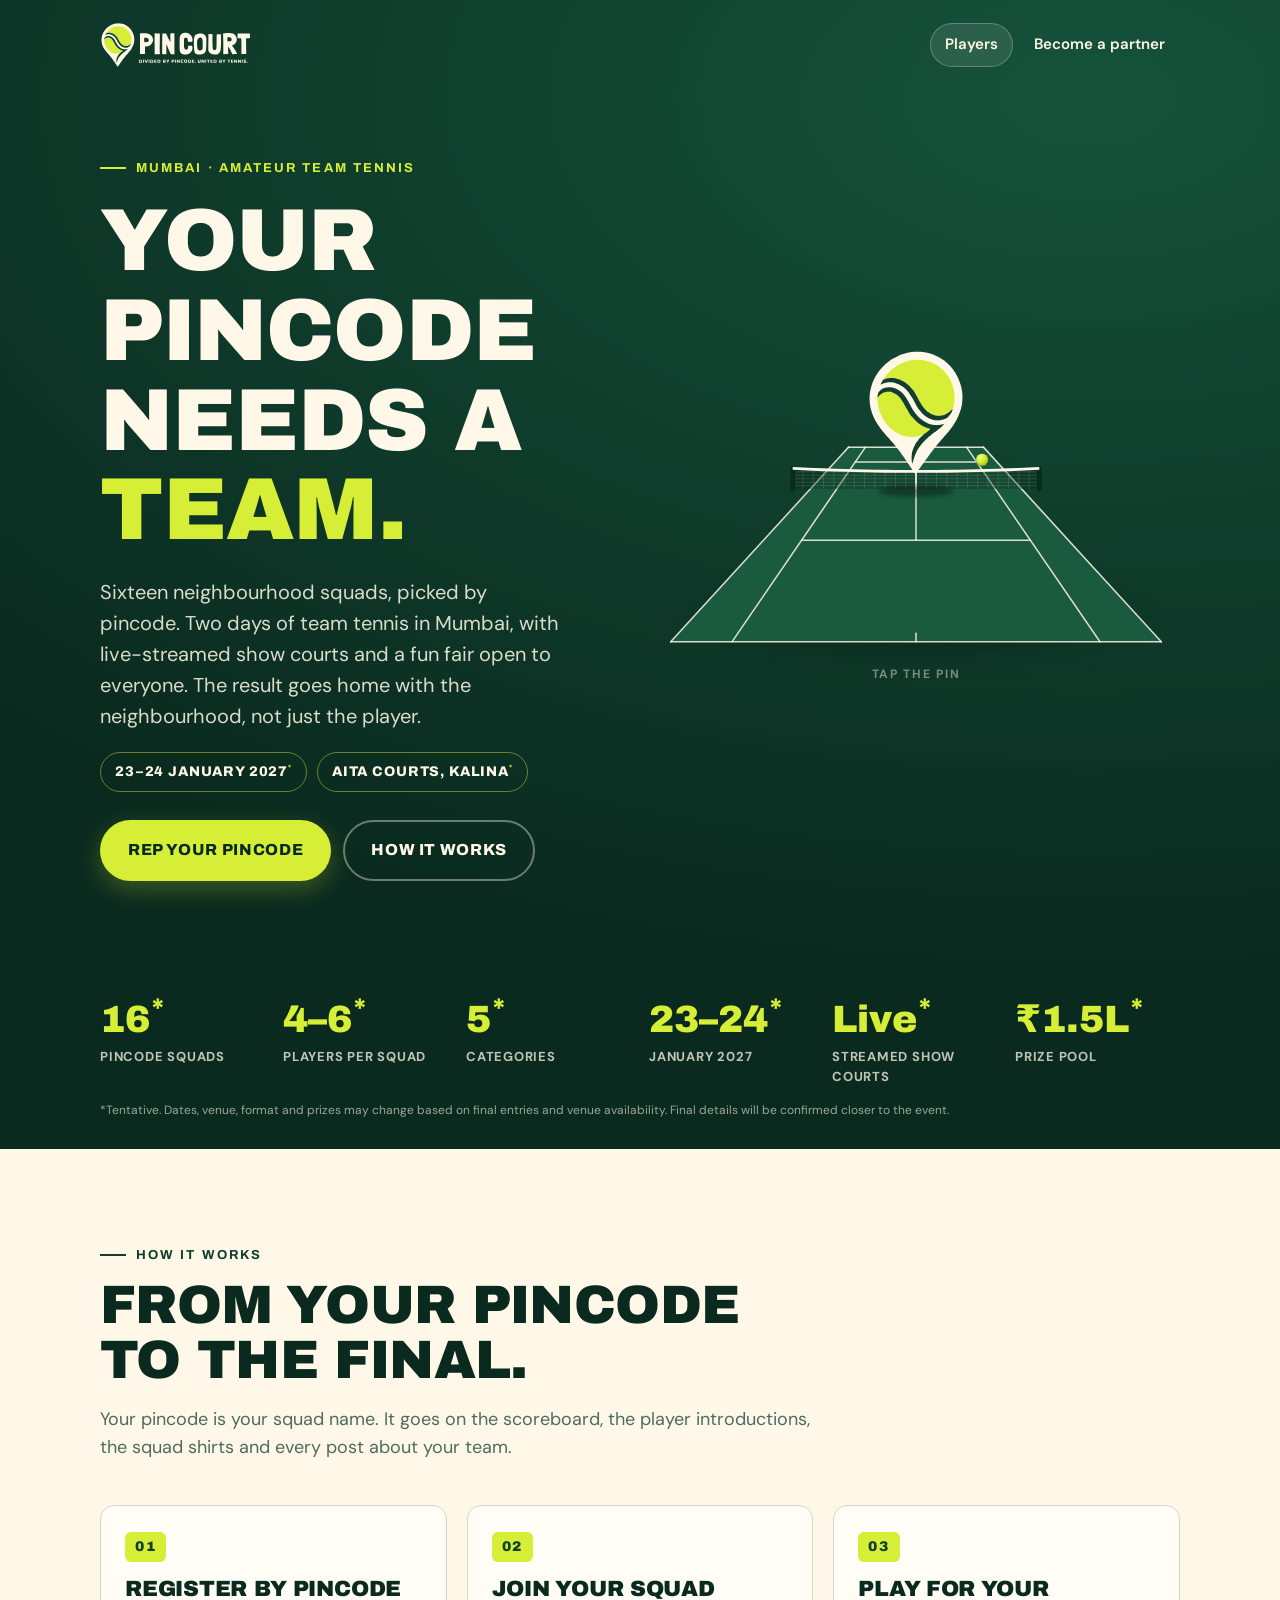
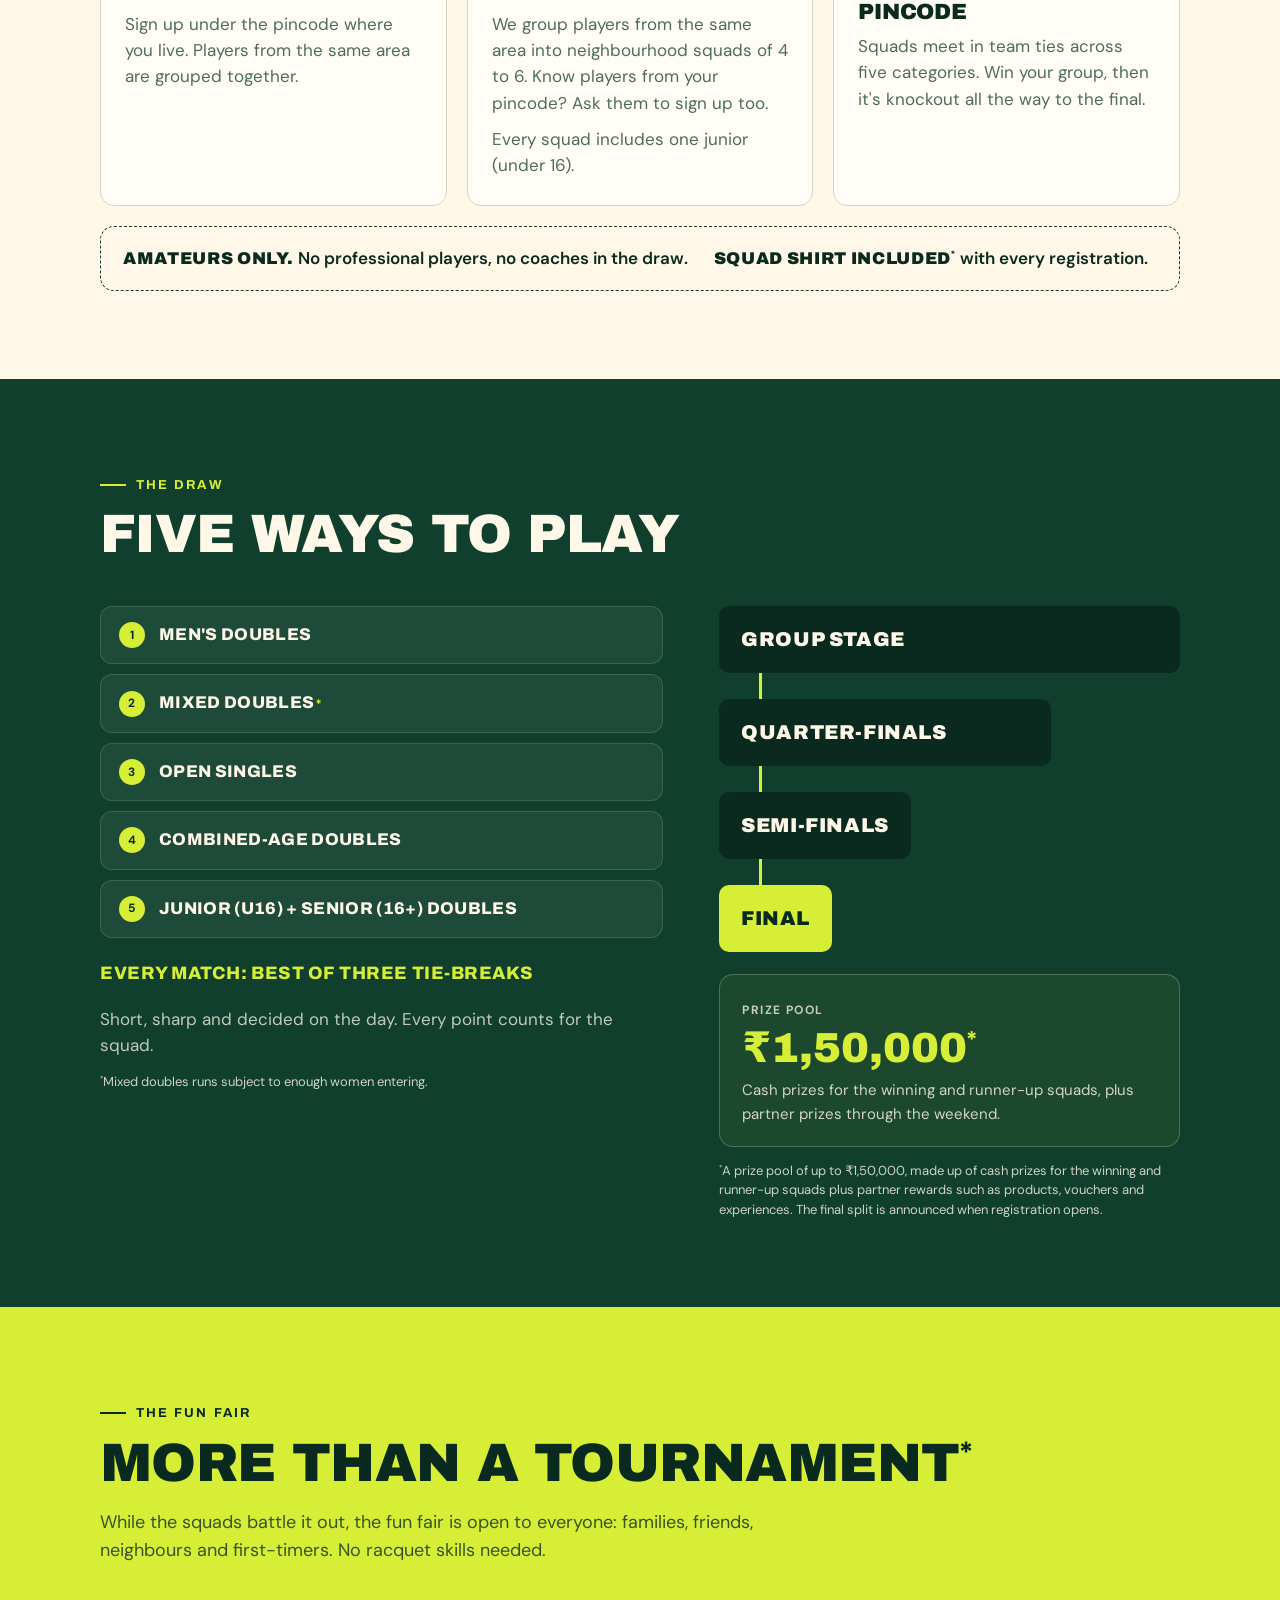
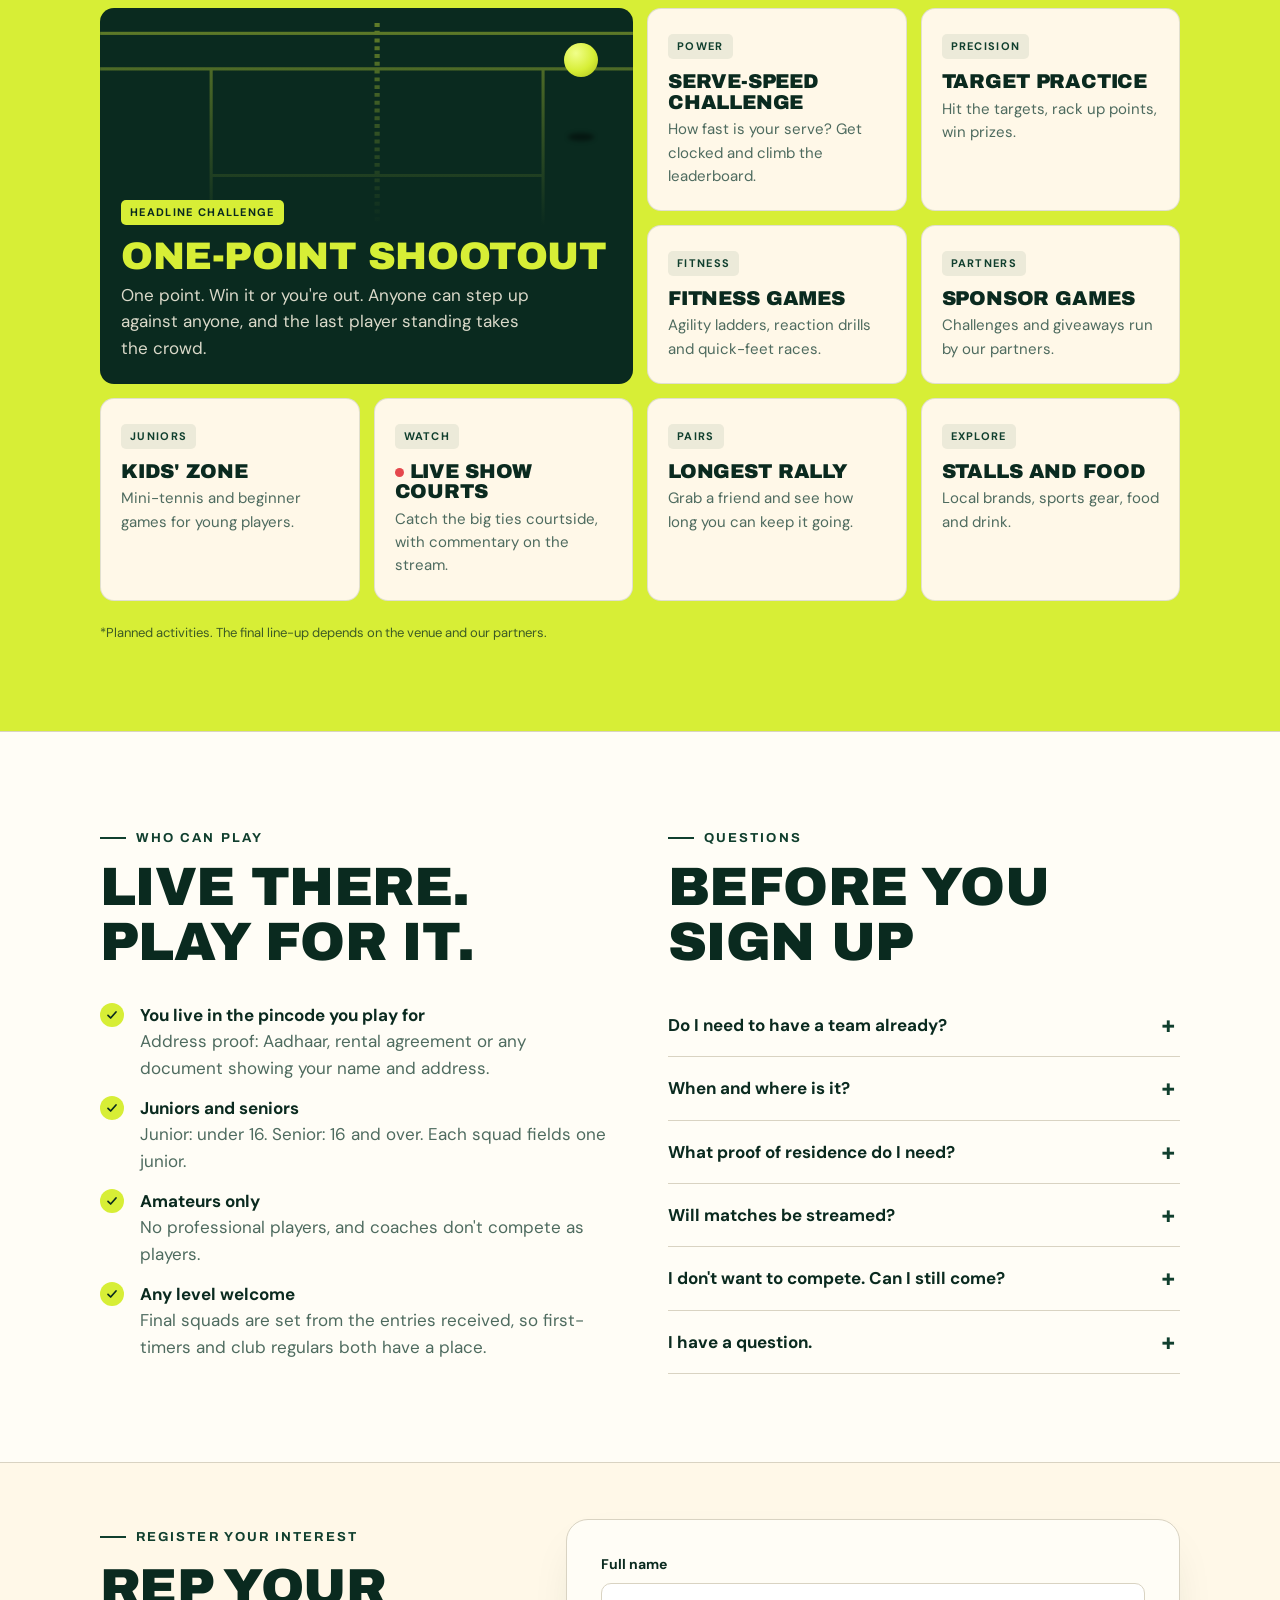
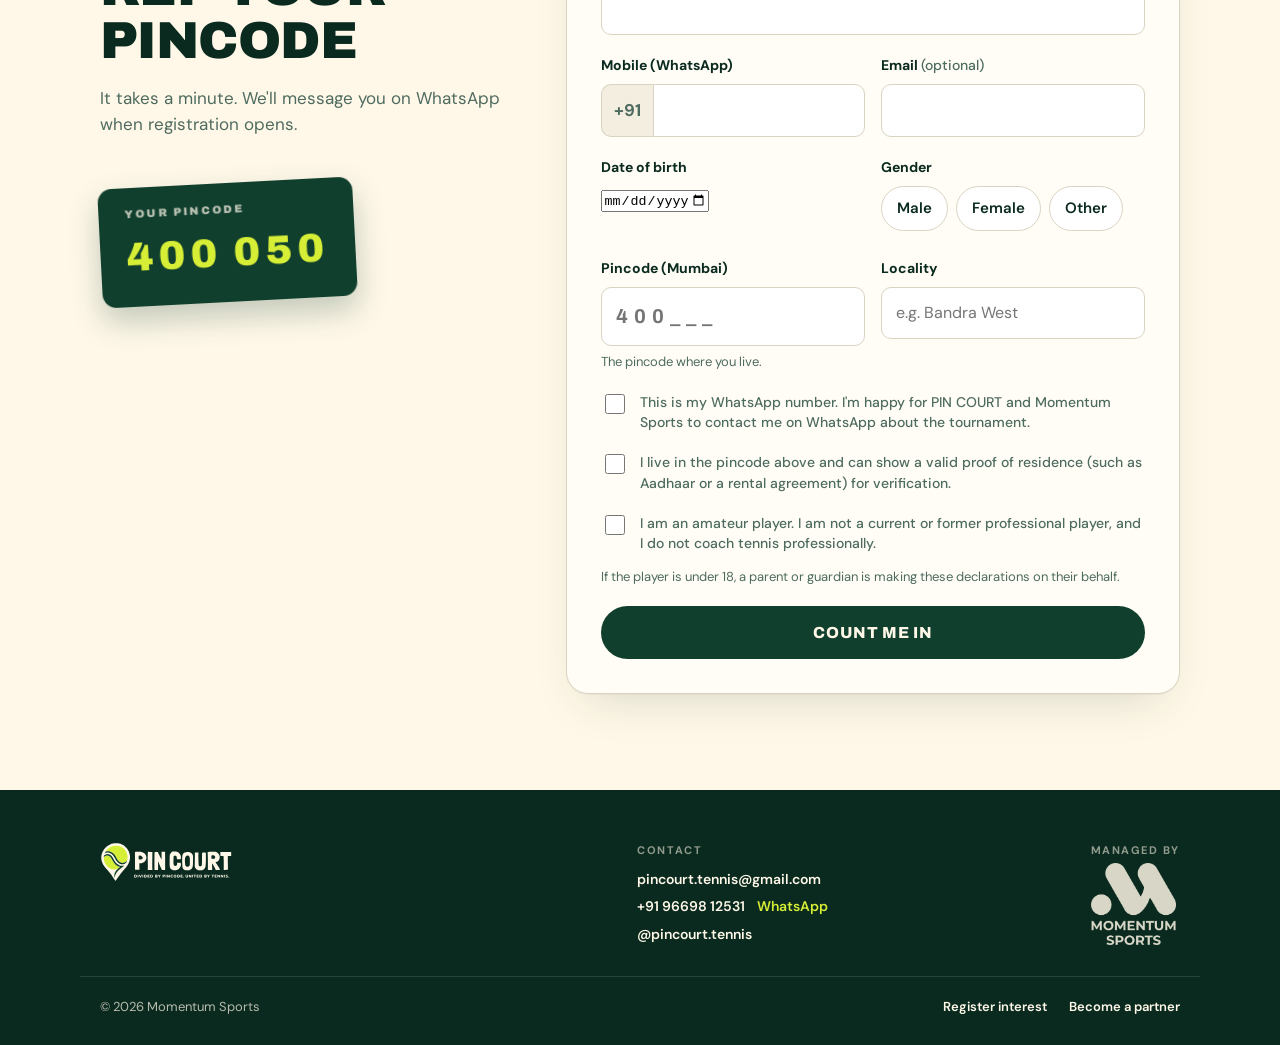
<file: index.html>
<!doctype html>
<html lang="en-GB">
<head>
  <meta charset="utf-8">
  <meta name="viewport" content="width=device-width, initial-scale=1">
  <title>PIN COURT · Divided by pincode. United by tennis.</title>
  <meta name="description" content="PIN COURT is Mumbai's neighbourhood team-tennis tournament: 16 pincode squads, five categories, live-streamed show courts, a fun fair and a ₹1.5 lakh prize pool. Register your interest.">
  <meta name="theme-color" content="#103F2E">
  <meta property="og:type" content="website">
  <meta property="og:url" content="https://pushkalkapoor6-byte.github.io/pincourt-mumbai/">
  <meta property="og:title" content="PIN COURT · Your pincode needs a team">
  <meta property="og:description" content="Mumbai's neighbourhood team-tennis tournament. 16 squads, live-streamed show courts, a fun fair for everyone and a ₹1.5 lakh prize pool. Register your interest.">
  <meta property="og:image" content="https://pushkalkapoor6-byte.github.io/pincourt-mumbai/assets/og-image.jpg">
  <meta name="twitter:card" content="summary_large_image">
  <link rel="icon" type="image/png" href="assets/favicon.png">
  <link rel="apple-touch-icon" href="assets/apple-touch-icon.png">
  <link rel="preload" href="assets/fonts/archivo-latin-900-normal.woff2" as="font" type="font/woff2" crossorigin>
  <link rel="stylesheet" href="assets/styles.css?v=9">
</head>
<body>

<svg width="0" height="0" style="position:absolute" aria-hidden="true">
  <symbol id="court" viewBox="-4 -4 117.7 245.7">
    <g fill="none" stroke="currentColor" stroke-width="1.6">
      <rect x="0" y="0" width="109.7" height="237.7"/>
      <line x1="13.7" y1="0" x2="13.7" y2="237.7"/><line x1="96" y1="0" x2="96" y2="237.7"/>
      <line x1="13.7" y1="54.85" x2="96" y2="54.85"/><line x1="13.7" y1="182.85" x2="96" y2="182.85"/>
      <line x1="54.85" y1="54.85" x2="54.85" y2="182.85"/>
      <line x1="54.85" y1="0" x2="54.85" y2="3"/><line x1="54.85" y1="234.7" x2="54.85" y2="237.7"/>
      <line x1="-4" y1="118.85" x2="113.7" y2="118.85" stroke-width="2.4"/>
    </g>
  </symbol>
</svg>

<header class="site-header">
  <div class="wrap">
    <a class="brand" href="index.html" aria-label="PIN COURT home"><img src="assets/lockup-reversed.svg" alt="PIN COURT"></a>
    <nav class="nav" aria-label="Main">
      <a href="index.html" aria-current="page">Players</a>
      <a href="partners.html">Become a partner</a>
    </nav>
  </div>
</header>

<section class="hero hero-has-scene">
  <div class="wrap hero-inner">
    <div>
      <span class="eyebrow">Mumbai · Amateur team tennis</span>
      <h1>Your pincode needs a <em>team.</em></h1>
      <p class="lede">Sixteen neighbourhood squads, picked by pincode. Two days of team tennis in Mumbai, with live-streamed show courts and a fun fair open to everyone. The result goes home with the neighbourhood, not just the player.</p>
      <p class="when"><span>23–24 January 2027<sup>*</sup></span><span>AITA Courts, Kalina<sup>*</sup></span></p>
      <div class="hero-actions">
        <a class="btn btn-lime" href="#join">Rep your pincode</a>
        <a class="btn btn-ghost" href="#format">How it works</a>
      </div>
    </div>
    <div class="hero-scene" data-scene="1">
      <svg class="scene" viewBox="20 84 560 330" role="img" aria-label="A tennis court with the PIN COURT pin standing on the net">
  <defs><radialGradient id="ballg" cx="35%" cy="30%" r="70%"><stop offset="0" stop-color="#F1FF8A"/><stop offset=".55" stop-color="#D7EE36"/><stop offset="1" stop-color="#A9BE1A"/></radialGradient></defs>
  <polygon class="surf" points="39.8,396.7 560.2,396.7 371.5,190.2 228.5,190.2"/><g class="lines"><line class="ln" x1="39.8" y1="396.7" x2="560.2" y2="396.7"/><line class="ln" x1="228.5" y1="190.2" x2="371.5" y2="190.2"/><line class="ln" x1="39.8" y1="396.7" x2="228.5" y2="190.2"/><line class="ln" x1="560.2" y1="396.7" x2="371.5" y2="190.2"/><line class="ln" x1="104.8" y1="396.7" x2="246.4" y2="190.2"/><line class="ln" x1="495.2" y1="396.7" x2="353.6" y2="190.2"/><line class="ln" x1="178.7" y1="288.9" x2="421.3" y2="288.9"/><line class="ln" x1="235.6" y1="205.9" x2="364.4" y2="205.9"/><line class="ln" x1="300.0" y1="288.9" x2="300.0" y2="205.9"/><line class="ln" x1="300.0" y1="396.7" x2="300.0" y2="387.5"/><line class="ln" x1="300.0" y1="190.2" x2="300.0" y2="190.9"/></g>
  <g class="layer-far"></g>
  <polygon class="netbody" points="169.2,212.8 180.1,213.3 191.0,213.8 201.9,214.2 212.8,214.6 223.7,214.9 234.6,215.2 245.5,215.4 256.4,215.6 267.3,215.8 278.2,215.9 289.1,216.0 300.0,216.0 310.9,216.0 321.8,215.9 332.7,215.8 343.6,215.6 354.5,215.4 365.4,215.2 376.3,214.9 387.2,214.6 398.1,214.2 409.0,213.8 419.9,213.3 430.8,212.8 430.8,234.7 419.9,234.7 409.0,234.7 398.1,234.7 387.2,234.7 376.3,234.7 365.4,234.7 354.5,234.7 343.6,234.7 332.7,234.7 321.8,234.7 310.9,234.7 300.0,234.7 289.1,234.7 278.2,234.7 267.3,234.7 256.4,234.7 245.5,234.7 234.6,234.7 223.7,234.7 212.8,234.7 201.9,234.7 191.0,234.7 180.1,234.7 169.2,234.7"/><g class="netmesh"><line class="mesh" x1="180.1" y1="234.7" x2="180.1" y2="213.3"/><line class="mesh" x1="191.0" y1="234.7" x2="191.0" y2="213.8"/><line class="mesh" x1="201.9" y1="234.7" x2="201.9" y2="214.2"/><line class="mesh" x1="212.8" y1="234.7" x2="212.8" y2="214.6"/><line class="mesh" x1="223.7" y1="234.7" x2="223.7" y2="214.9"/><line class="mesh" x1="234.6" y1="234.7" x2="234.6" y2="215.2"/><line class="mesh" x1="245.5" y1="234.7" x2="245.5" y2="215.4"/><line class="mesh" x1="256.4" y1="234.7" x2="256.4" y2="215.6"/><line class="mesh" x1="267.3" y1="234.7" x2="267.3" y2="215.8"/><line class="mesh" x1="278.2" y1="234.7" x2="278.2" y2="215.9"/><line class="mesh" x1="289.1" y1="234.7" x2="289.1" y2="216.0"/><line class="mesh" x1="300.0" y1="234.7" x2="300.0" y2="216.0"/><line class="mesh" x1="310.9" y1="234.7" x2="310.9" y2="216.0"/><line class="mesh" x1="321.8" y1="234.7" x2="321.8" y2="215.9"/><line class="mesh" x1="332.7" y1="234.7" x2="332.7" y2="215.8"/><line class="mesh" x1="343.6" y1="234.7" x2="343.6" y2="215.6"/><line class="mesh" x1="354.5" y1="234.7" x2="354.5" y2="215.4"/><line class="mesh" x1="365.4" y1="234.7" x2="365.4" y2="215.2"/><line class="mesh" x1="376.3" y1="234.7" x2="376.3" y2="214.9"/><line class="mesh" x1="387.2" y1="234.7" x2="387.2" y2="214.6"/><line class="mesh" x1="398.1" y1="234.7" x2="398.1" y2="214.2"/><line class="mesh" x1="409.0" y1="234.7" x2="409.0" y2="213.8"/><line class="mesh" x1="419.9" y1="234.7" x2="419.9" y2="213.3"/><line class="mesh" x1="169.2" y1="231.0" x2="430.8" y2="231.0"/><line class="mesh" x1="169.2" y1="227.4" x2="430.8" y2="227.4"/><line class="mesh" x1="169.2" y1="223.7" x2="430.8" y2="223.7"/><line class="mesh" x1="169.2" y1="220.1" x2="430.8" y2="220.1"/><line class="mesh" x1="169.2" y1="216.4" x2="430.8" y2="216.4"/></g><line class="post" x1="169.2" y1="234.7" x2="169.2" y2="212.8"/><line class="post" x1="430.8" y1="234.7" x2="430.8" y2="212.8"/><line class="strap" x1="300.0" y1="234.7" x2="300.0" y2="216.0"/><polyline class="tape" points="169.2,212.8 180.1,213.3 191.0,213.8 201.9,214.2 212.8,214.6 223.7,214.9 234.6,215.2 245.5,215.4 256.4,215.6 267.3,215.8 278.2,215.9 289.1,216.0 300.0,216.0 310.9,216.0 321.8,215.9 332.7,215.8 343.6,215.6 354.5,215.4 365.4,215.2 376.3,214.9 387.2,214.6 398.1,214.2 409.0,213.8 419.9,213.3 430.8,212.8"/>
  <g class="layer-near"></g>
  <g class="scene-pin"><ellipse class="pin-shadow" cx="300.0" cy="236.7" rx="40" ry="6"/><image href="assets/icon-reversed.svg" x="248.0" y="86.6" width="104" height="134.4"/></g>
</svg>
      <p class="scene-hint">Tap the pin</p>
    </div>
  </div>
</section>

<div class="band" aria-label="PIN COURT at a glance">
  <div class="wrap band-grid">
    <div class="band-item"><b>16<sup>*</sup></b><span>Pincode squads</span></div>
    <div class="band-item"><b>4–6<sup>*</sup></b><span>Players per squad</span></div>
    <div class="band-item"><b>5<sup>*</sup></b><span>Categories</span></div>
    <div class="band-item"><b>23–24<sup>*</sup></b><span>January 2027</span></div>
    <div class="band-item"><b>Live<sup>*</sup></b><span>Streamed show courts</span></div>
    <div class="band-item"><b>₹1.5L<sup>*</sup></b><span>Prize pool</span></div>
  </div>
  <div class="wrap"><p class="band-note">*Tentative. Dates, venue, format and prizes may change based on final entries and venue availability. Final details will be confirmed closer to the event.</p></div>
</div>

<section class="section" id="format">
  <div class="wrap">
    <span class="eyebrow">How it works</span>
    <h2>From your pincode to the final.</h2>
    <p class="intro">Your pincode is your squad name. It goes on the scoreboard, the player introductions, the squad shirts and every post about your team.</p>
    <div class="section-body steps">
      <div class="step">
        <span class="num">01</span>
        <h3>Register by pincode</h3>
        <p>Sign up under the pincode where you live. Players from the same area are grouped together.</p>
      </div>
      <div class="step">
        <span class="num">02</span>
        <h3>Join your squad</h3>
        <p>We group players from the same area into neighbourhood squads of 4 to 6. Know players from your pincode? Ask them to sign up too.</p>
        <p>Every squad includes one junior (under 16).</p>
      </div>
      <div class="step">
        <span class="num">03</span>
        <h3>Play for your pincode</h3>
        <p>Squads meet in team ties across five categories. Win your group, then it's knockout all the way to the final.</p>
      </div>
    </div>
    <div class="callout"><span><b>Amateurs only.</b> No professional players, no coaches in the draw.</span><span><b>Squad shirt included<sup>*</sup></b> with every registration.</span></div>
  </div>
</section>

<section class="section dark">
  <div class="wrap">
    <span class="eyebrow">The draw</span>
    <h2>Five ways to play</h2>
    <div class="section-body format">
      <div>
        <ul class="cats">
          <li><i>1</i>Men's doubles</li>
          <li><i>2</i>Mixed doubles<sup>*</sup></li>
          <li><i>3</i>Open singles</li>
          <li><i>4</i>Combined-age doubles</li>
          <li><i>5</i>Junior (U16) + Senior (16+) doubles</li>
        </ul>
        <p class="rule">Every match: best of three tie-breaks</p>
        <p class="muted" style="margin:8px 0 0">Short, sharp and decided on the day. Every point counts for the squad.</p>
        <p class="footnote"><sup>*</sup>Mixed doubles runs subject to enough women entering.</p>
      </div>
      <div>
        <div class="bracket" aria-label="Tournament path">
          <div class="stage">Group stage</div><div class="link"></div>
          <div class="stage">Quarter-finals</div><div class="link"></div>
          <div class="stage">Semi-finals</div><div class="link"></div>
          <div class="stage final">Final</div>
        </div>
        <div class="pool">
          <span>Prize pool</span>
          <b>₹1,50,000<sup>*</sup></b>
          <p>Cash prizes for the winning and runner-up squads, plus partner prizes through the weekend.</p>
        </div>
        <p class="footnote"><sup>*</sup>A prize pool of up to ₹1,50,000, made up of cash prizes for the winning and runner-up squads plus partner rewards such as products, vouchers and experiences. The final split is announced when registration opens.</p>
      </div>
    </div>
  </div>
</section>

<section class="section lime" id="fun-fair">
  <div class="wrap">
    <span class="eyebrow">The fun fair</span>
    <h2>More than a tournament<sup>*</sup></h2>
    <p class="intro">While the squads battle it out, the fun fair is open to everyone: families, friends, neighbours and first-timers. No racquet skills needed.</p>
    <div class="section-body fair-grid">
      <div class="fair-card big"><span class="tag">Headline challenge</span><h3>One-Point Shootout</h3><p>One point. Win it or you're out. Anyone can step up against anyone, and the last player standing takes the crowd.</p></div>
      <div class="fair-card"><span class="tag">Power</span><h3>Serve-speed challenge</h3><p>How fast is your serve? Get clocked and climb the leaderboard.</p></div>
      <div class="fair-card"><span class="tag">Precision</span><h3>Target practice</h3><p>Hit the targets, rack up points, win prizes.</p></div>
      <div class="fair-card"><span class="tag">Fitness</span><h3>Fitness games</h3><p>Agility ladders, reaction drills and quick-feet races.</p></div>
      <div class="fair-card"><span class="tag">Partners</span><h3>Sponsor games</h3><p>Challenges and giveaways run by our partners.</p></div>
      <div class="fair-card"><span class="tag">Juniors</span><h3>Kids' zone</h3><p>Mini-tennis and beginner games for young players.</p></div>
      <div class="fair-card"><span class="tag">Watch</span><h3><span class="live-dot"></span>Live show courts</h3><p>Catch the big ties courtside, with commentary on the stream.</p></div>
      <div class="fair-card"><span class="tag">Pairs</span><h3>Longest rally</h3><p>Grab a friend and see how long you can keep it going.</p></div>
      <div class="fair-card"><span class="tag">Explore</span><h3>Stalls and food</h3><p>Local brands, sports gear, food and drink.</p></div>
    </div>
    <p class="note">*Planned activities. The final line-up depends on the venue and our partners.</p>
  </div>
</section>

<section class="section paper">
  <div class="wrap split">
    <div>
      <span class="eyebrow">Who can play</span>
      <h2>Live there. Play for it.</h2>
      <ul class="checks section-body" style="margin-top:32px">
        <li><div><b>You live in the pincode you play for</b><span>Address proof: Aadhaar, rental agreement or any document showing your name and address.</span></div></li>
        <li><div><b>Juniors and seniors</b><span>Junior: under 16. Senior: 16 and over. Each squad fields one junior.</span></div></li>
        <li><div><b>Amateurs only</b><span>No professional players, and coaches don't compete as players.</span></div></li>
        <li><div><b>Any level welcome</b><span>Final squads are set from the entries received, so first-timers and club regulars both have a place.</span></div></li>
      </ul>
    </div>
    <div class="faq">
      <span class="eyebrow">Questions</span>
      <h2 style="margin-bottom:24px">Before you sign up</h2>
      <details><summary>Do I need to have a team already?</summary><p>No. Sign up on your own and we build squads by pincode. Friends from the same area can each register, and we'll keep you together where we can.</p></details>
      <details><summary>When and where is it?</summary><p>Tentatively 23–24 January 2027 at AITA Courts, Kalina, Mumbai.<sup>*</sup> Final dates and venue are confirmed closer to the event, based on entries and venue availability.</p></details>
      <details><summary>What proof of residence do I need?</summary><p>Any document showing your name and an address in your pincode, such as Aadhaar, a rental agreement or a utility bill. We may ask to see it before squads are confirmed.</p></details>
      <details><summary>Will matches be streamed?</summary><p>Yes. The show courts are streamed live with commentary, including the semi-finals and the final.</p></details>
      <details><summary>I don't want to compete. Can I still come?</summary><p>Yes. The fun fair is open to everyone all day: the One-Point Shootout, serve-speed and target challenges, fitness games, a kids' zone and stalls.</p></details>
      <details><summary>I have a question.</summary><p>Write to <a href="mailto:pincourt.tennis@gmail.com">pincourt.tennis@gmail.com</a> or call / WhatsApp <a href="https://wa.me/919669812531">+91 96698 12531</a>.</p></details>
    </div>
  </div>
</section>

<section class="form-section" id="join">
  <div class="wrap form-layout">
    <div class="form-intro">
      <span class="eyebrow">Register your interest</span>
      <h2>Rep your pincode</h2>
      <p>It takes a minute. We'll message you on WhatsApp when registration opens.</p>
      <div class="pin-card" aria-hidden="true"><small>YOUR PINCODE</small>400 _ _ _</div>
    </div>

    <div class="card">
      <form id="player-form" data-type="player" novalidate>
        <div class="field">
          <label for="p-name">Full name</label>
          <input id="p-name" name="name" type="text" autocomplete="name" required maxlength="80">
          <div class="err">Please enter your full name.</div>
        </div>

        <div class="row">
          <div class="field">
            <label for="p-mobile">Mobile (WhatsApp)</label>
            <div class="prefix"><span>+91</span><input id="p-mobile" name="mobile" type="tel" inputmode="numeric" autocomplete="tel-national" required maxlength="10" pattern="[6-9][0-9]{9}"></div>
            <div class="err">Enter a 10-digit mobile number.</div>
          </div>
          <div class="field">
            <label for="p-email">Email <span class="opt">(optional)</span></label>
            <input id="p-email" name="email" type="email" autocomplete="email" maxlength="120">
            <div class="err">That email doesn't look right.</div>
          </div>
        </div>

        <div class="row">
          <div class="field">
            <label for="p-dob">Date of birth</label>
            <input id="p-dob" name="dob" type="date" required min="1930-01-01">
            <div class="err">Please enter a valid date of birth.</div>
          </div>
          <div class="field">
            <span class="label" id="gender-label">Gender</span>
            <div class="chips" role="radiogroup" aria-labelledby="gender-label">
              <label class="chip"><input type="radio" name="gender" value="Male" required><span>Male</span></label>
              <label class="chip"><input type="radio" name="gender" value="Female"><span>Female</span></label>
              <label class="chip"><input type="radio" name="gender" value="Other"><span>Other</span></label>
            </div>
            <div class="err">Please choose one.</div>
          </div>
        </div>

        <div class="guardian" id="guardian">
          <div class="field">
            <label for="p-gname">Parent / guardian name</label>
            <input id="p-gname" name="guardianName" type="text" maxlength="80">
            <div class="err">Players under 18 need a parent or guardian to register them.</div>
          </div>
          <div class="hint">The player is under 18, so a parent or guardian should fill in this form and use their own mobile number above.</div>
        </div>

        <div class="row">
          <div class="field">
            <label for="p-pin">Pincode (Mumbai)</label>
            <input id="p-pin" name="pincode" class="pin-input" type="text" inputmode="numeric" autocomplete="postal-code" placeholder="400___" required maxlength="6" pattern="40[01][0-9]{3}">
            <div class="hint" id="pin-hint">The pincode where you live.</div>
            <div class="err">Enter your 6-digit Mumbai pincode (starts with 400 or 401).</div>
          </div>
          <div class="field">
            <label for="p-area">Locality</label>
            <input id="p-area" name="area" type="text" required maxlength="80" placeholder="e.g. Bandra West">
            <div class="err">Please enter your locality.</div>
          </div>
        </div>

        <div class="hp" aria-hidden="true"><label>Leave this empty <input type="text" name="website" tabindex="-1" autocomplete="off"></label></div>

        <div class="checks-block">
          <div class="field">
            <label class="consent"><input type="checkbox" name="whatsappConsent" value="Yes" required><span>This is my WhatsApp number. I'm happy for PIN COURT and Momentum Sports to contact me on WhatsApp about the tournament.</span></label>
            <div class="err">Please tick to continue.</div>
          </div>
          <div class="field">
            <label class="consent"><input type="checkbox" name="residenceDeclaration" value="Yes" required><span>I live in the pincode above and can show a valid proof of residence (such as Aadhaar or a rental agreement) for verification.</span></label>
            <div class="err">Please tick to continue.</div>
          </div>
          <div class="field">
            <label class="consent"><input type="checkbox" name="amateurDeclaration" value="Yes" required><span>I am an amateur player. I am not a current or former professional player, and I do not coach tennis professionally.</span></label>
            <div class="err">Please tick to continue.</div>
          </div>
          <p class="hint" style="margin:-6px 0 18px">If the player is under 18, a parent or guardian is making these declarations on their behalf.</p>
        </div>

        <button class="btn btn-forest" type="submit">Count me in</button>
        <div class="form-msg" role="alert"></div>
      </form>

      <div class="success" aria-live="polite">
        <img src="assets/icon.svg" alt="">
        <h3>You're on the list</h3>
        <div class="big-pin" data-echo="pincode"></div>
        <p>Thanks for repping your pincode. We'll message you on WhatsApp when registration opens.</p>
        <p>Know a neighbour who plays? Send them this page. Your squad needs 4 to 6.</p>
      </div>
    </div>
  </div>
</section>

<footer class="site-footer">
  <div class="wrap foot-grid">
    <div class="foot-brand"><img src="assets/lockup-reversed.svg" alt="PIN COURT"></div>
    <div class="foot-contact">
      <span class="foot-label">Contact</span>
      <a href="mailto:pincourt.tennis@gmail.com">pincourt.tennis@gmail.com</a>
      <span class="phone-row"><a href="tel:+919669812531">+91 96698 12531</a><a class="wa" href="https://wa.me/919669812531">WhatsApp</a></span>
      <a href="https://www.instagram.com/pincourt.tennis/">@pincourt.tennis</a>
    </div>
    <div class="foot-managed"><span class="foot-label">Managed by</span><img src="assets/momentum-sports.png" alt="Momentum Sports" width="86" height="82"></div>
  </div>
  <div class="wrap foot-bottom"><span>© 2026 Momentum Sports</span><div class="foot-links"><a href="index.html#join">Register interest</a><a href="partners.html">Become a partner</a></div></div>
</footer>

<script src="config.js?v=9"></script>
<script src="assets/forms.js?v=9"></script>
<script src="assets/fx.js?v=9"></script>
</body>
</html>
</file>
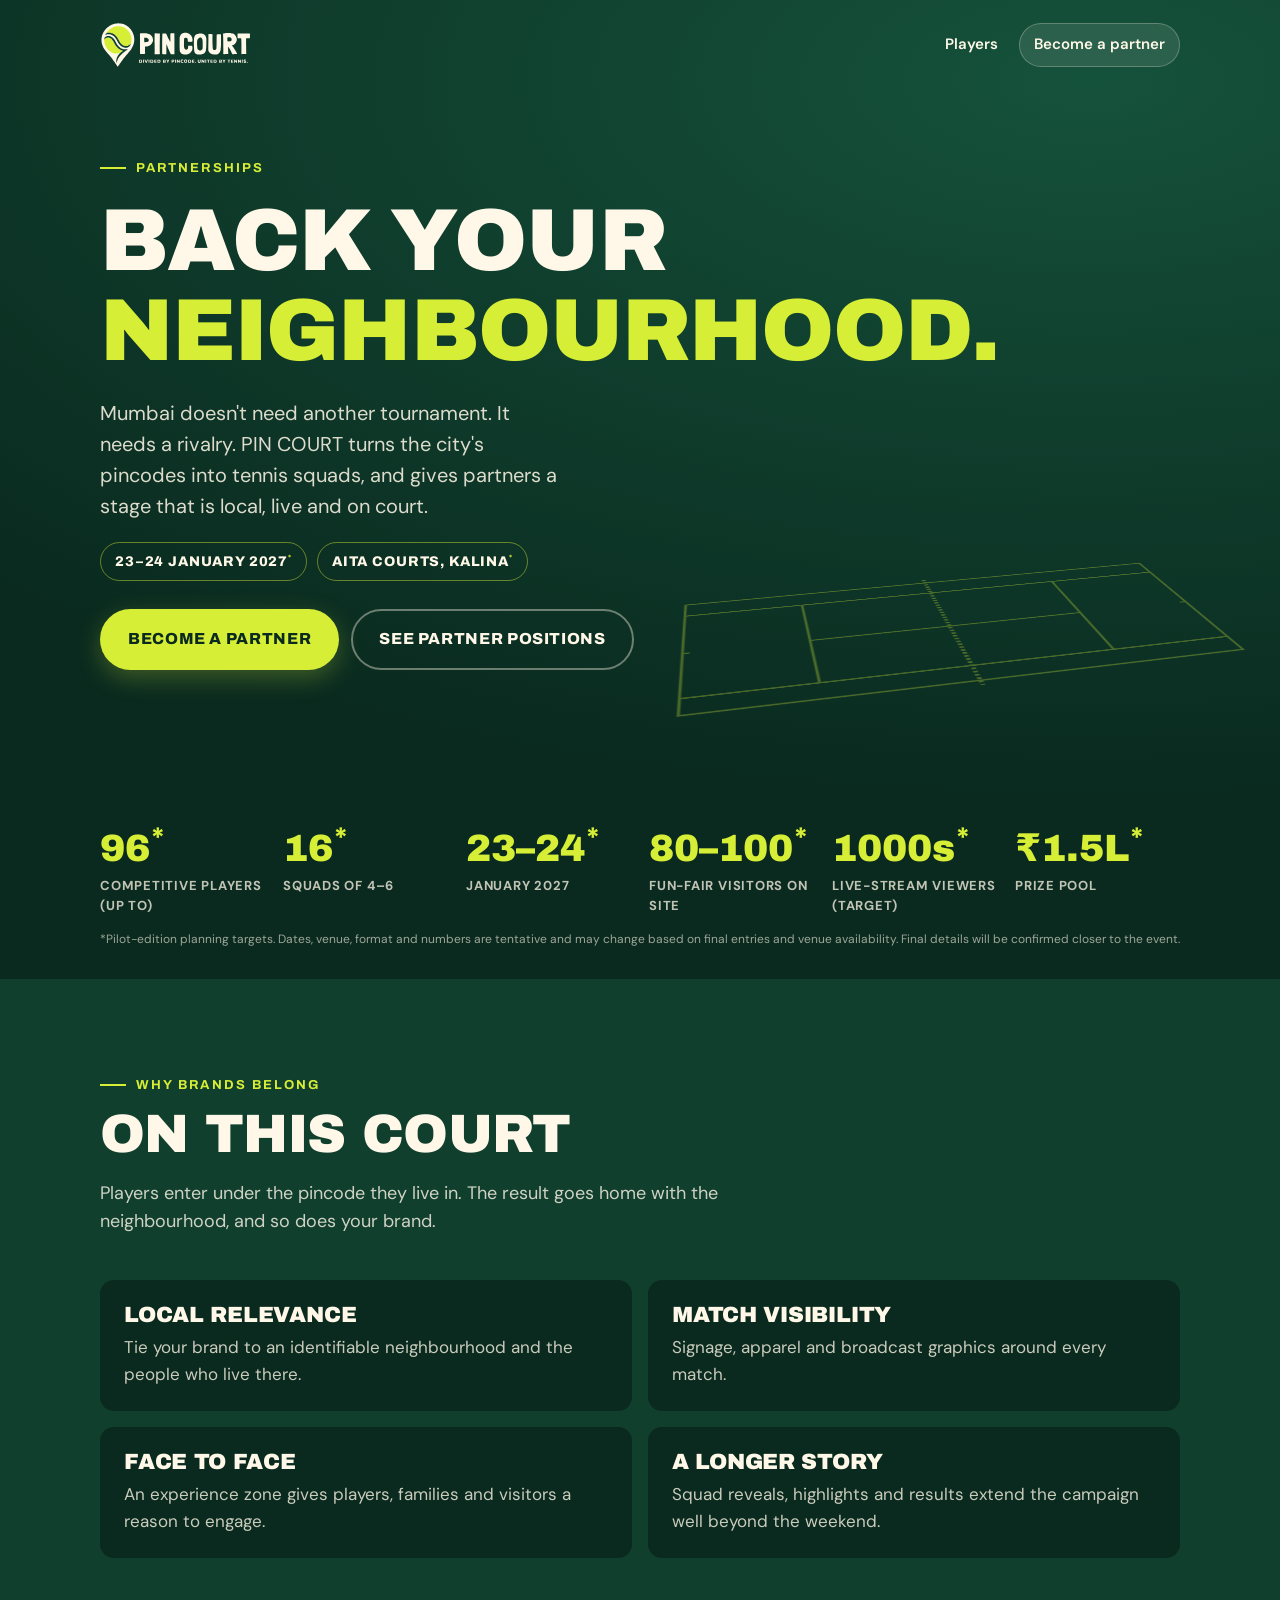
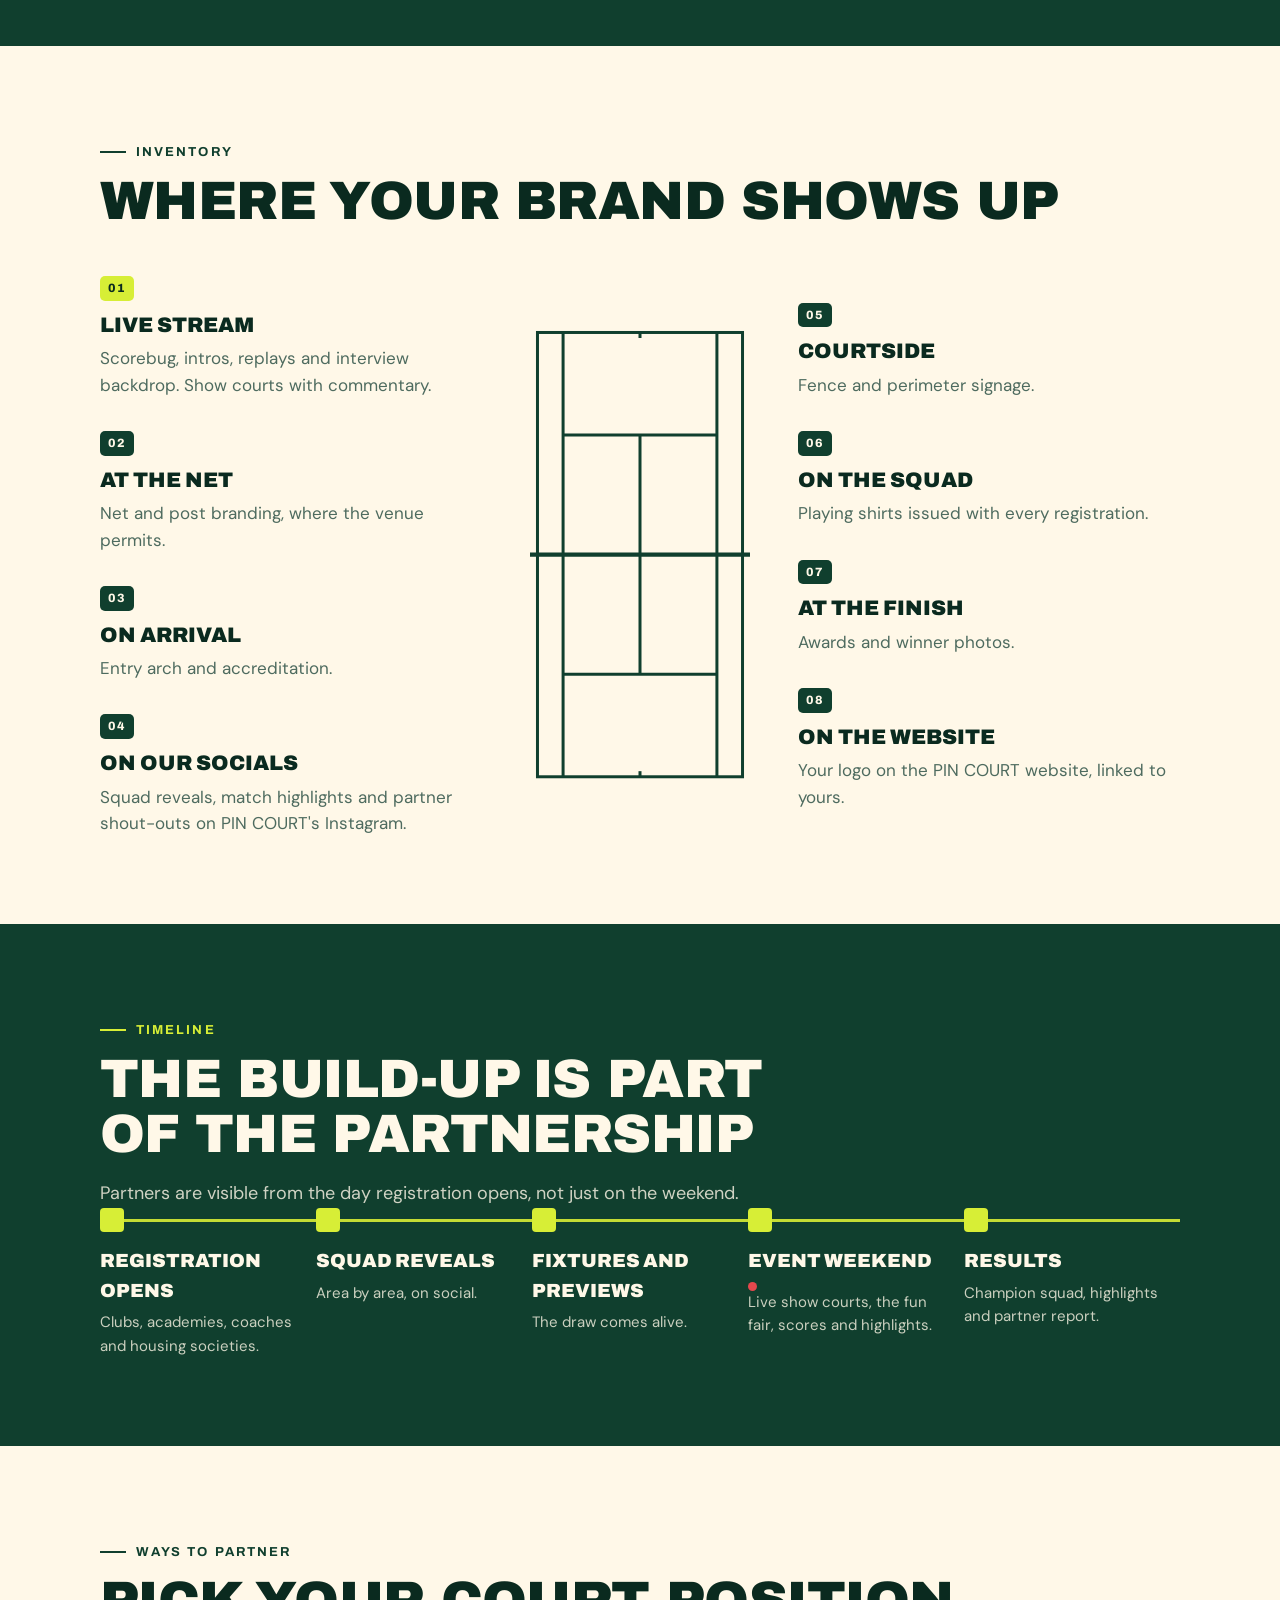
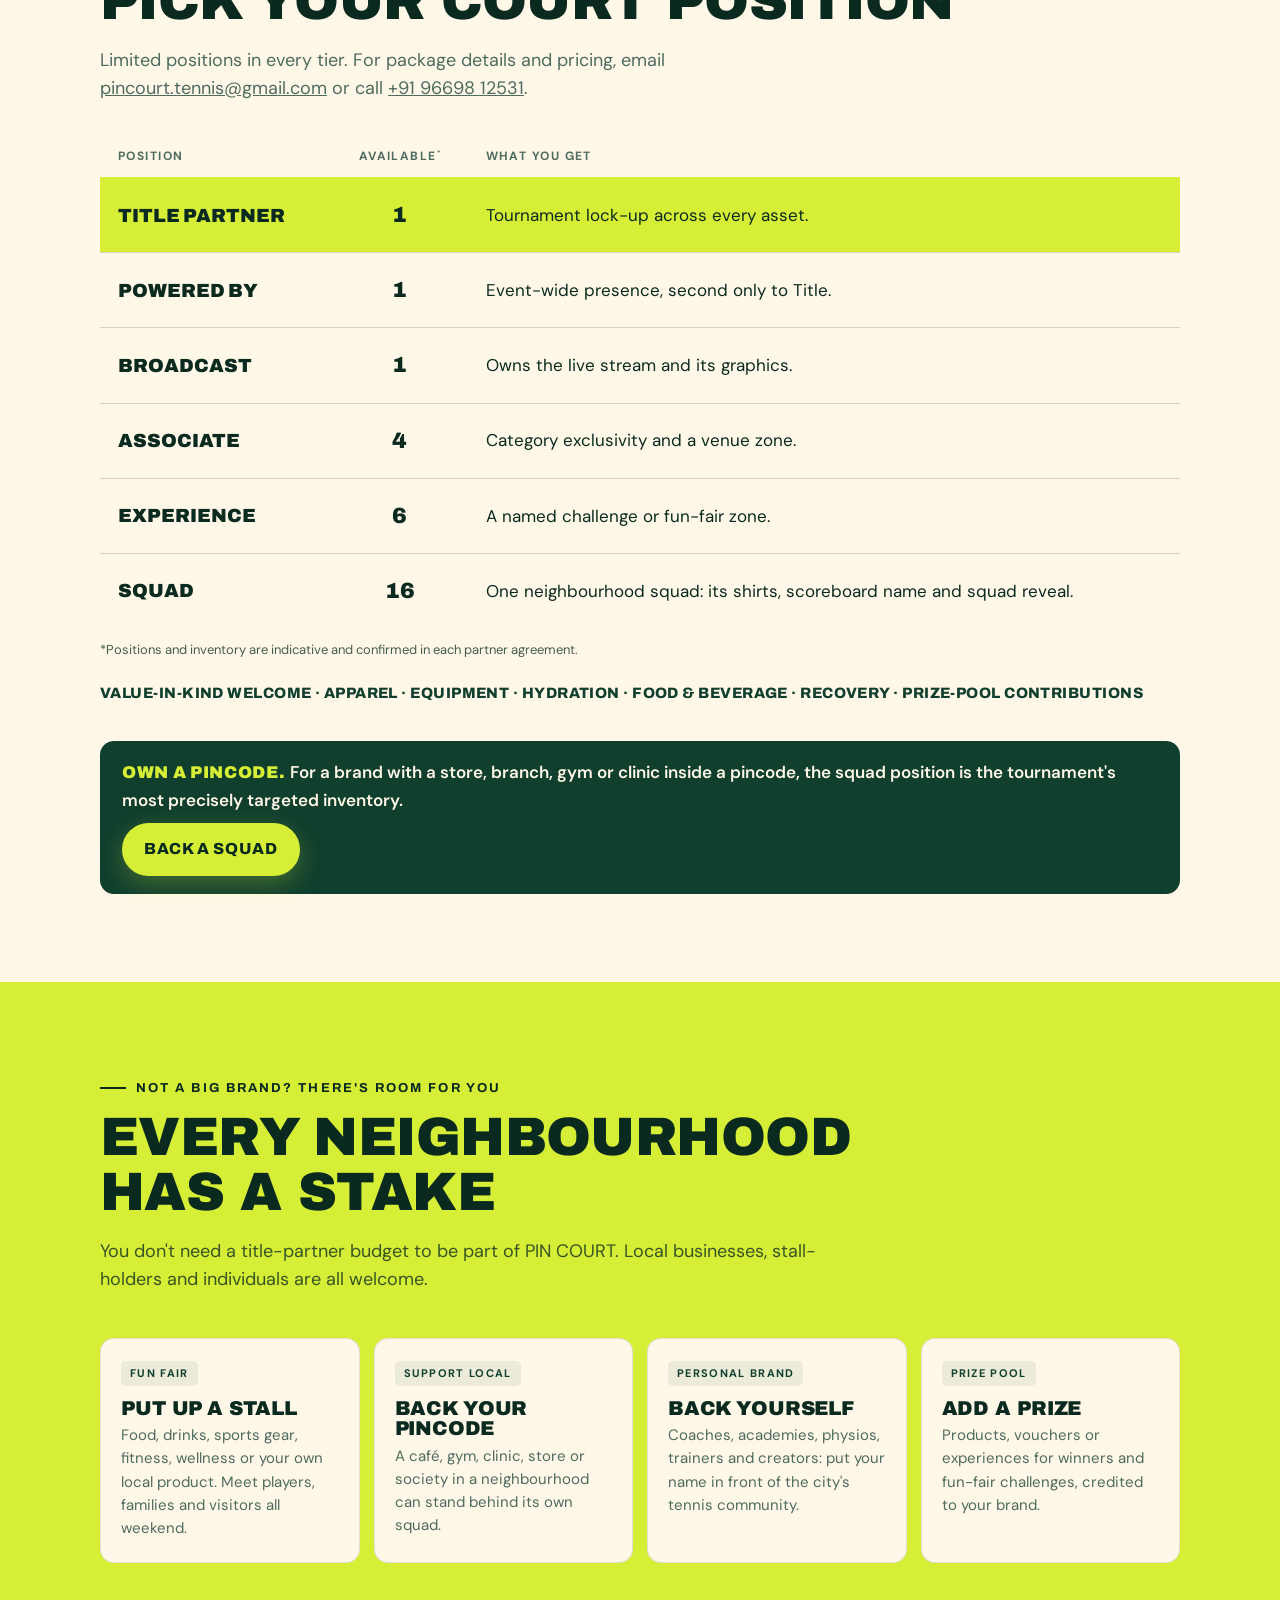
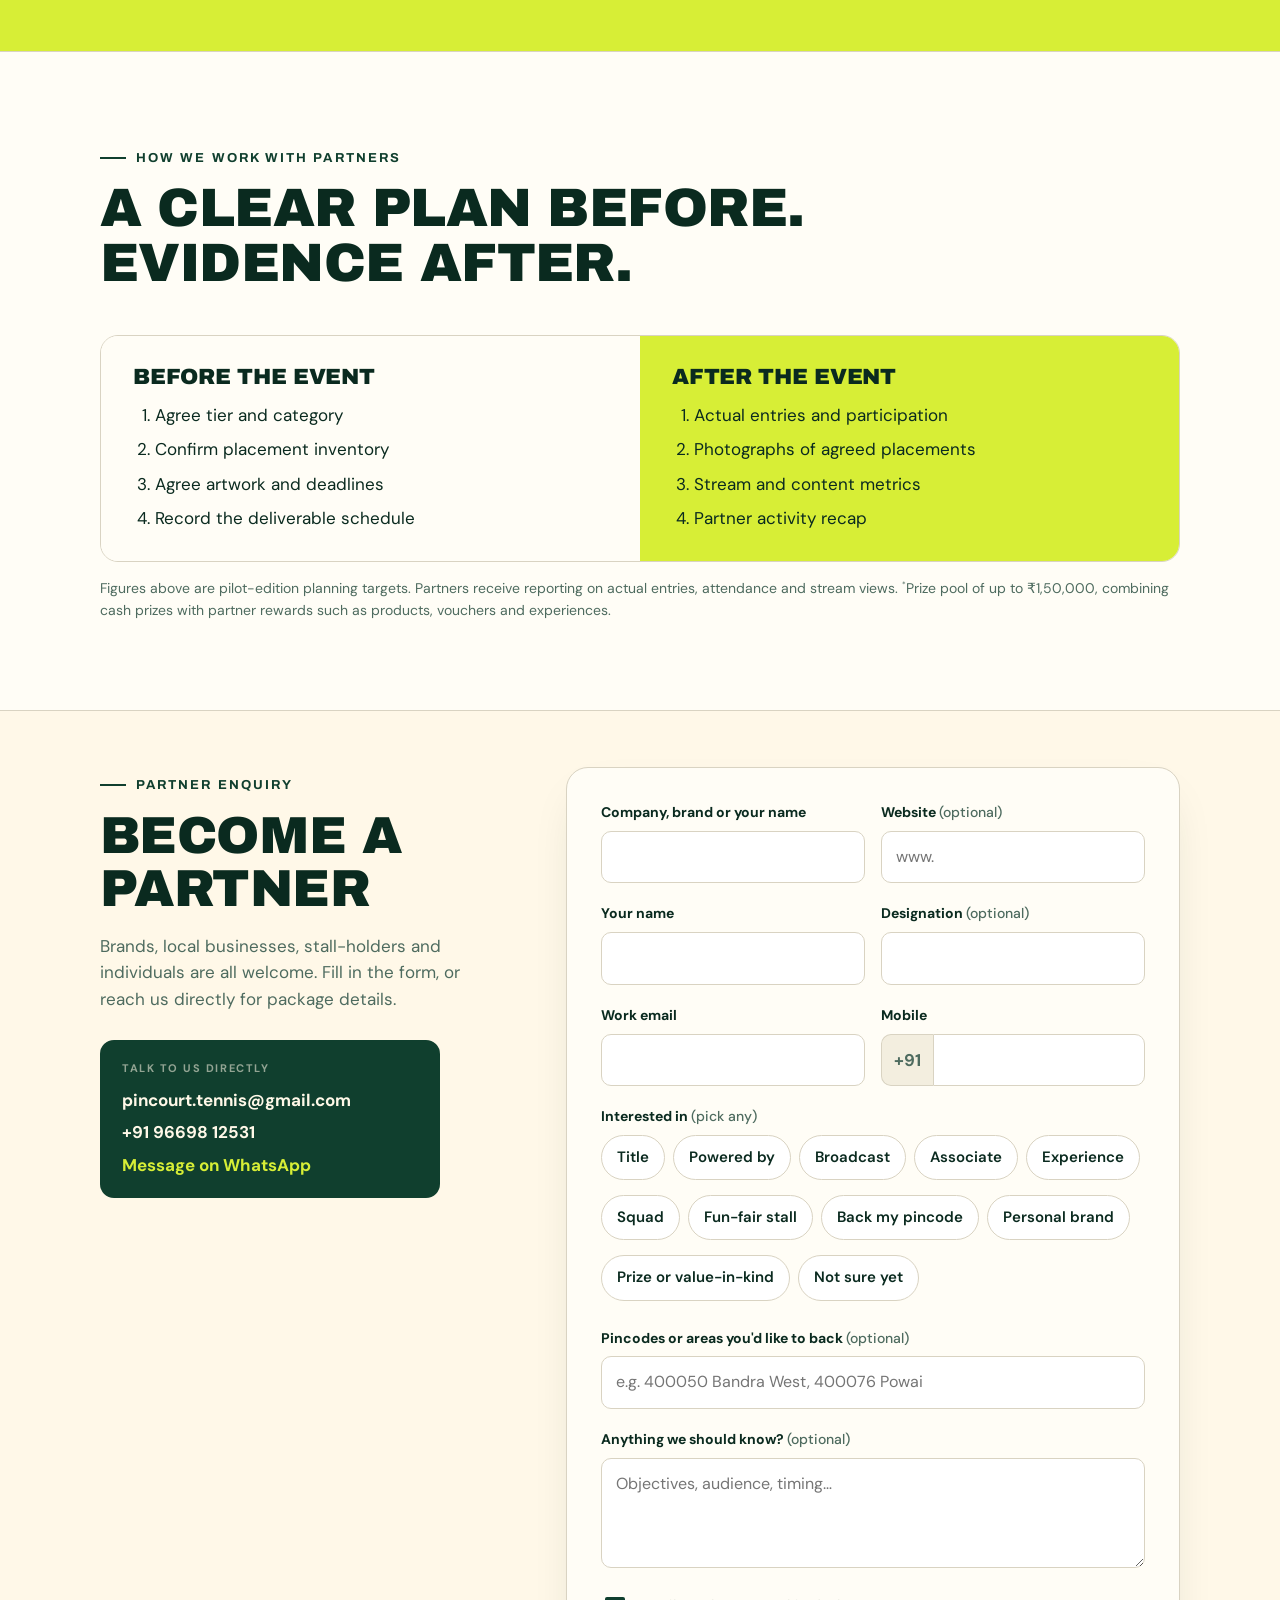
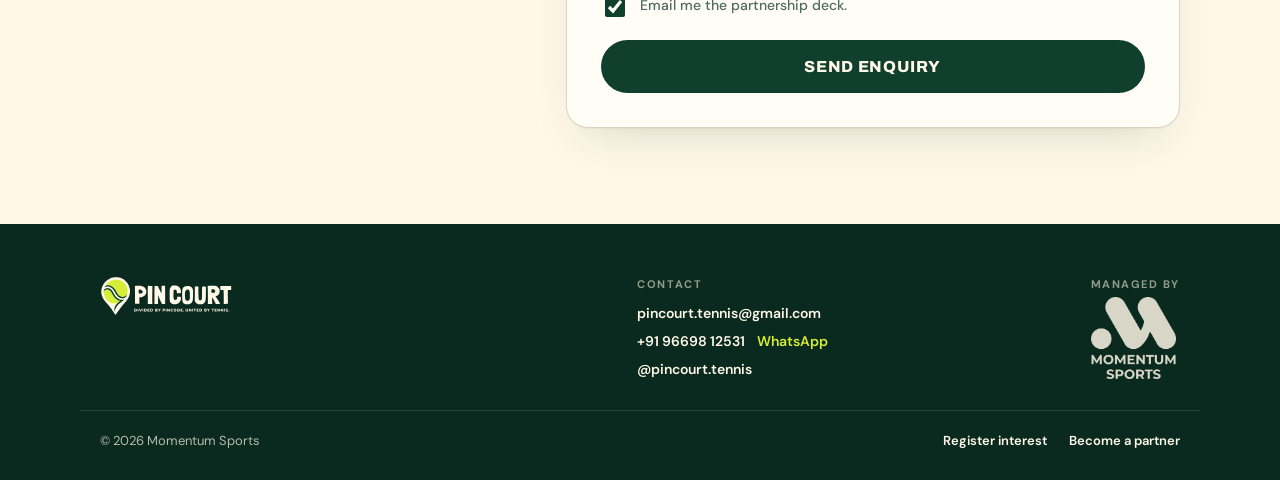
<file: partners.html>
<!doctype html>
<html lang="en-GB">
<head>
  <meta charset="utf-8">
  <meta name="viewport" content="width=device-width, initial-scale=1">
  <title>Become a partner · PIN COURT</title>
  <meta name="description" content="Partner with PIN COURT, Mumbai's neighbourhood team-tennis tournament: 16 pincode squads, a live stream and a fun fair. Title, broadcast, squad and experience partnerships, fun-fair stalls and local pincode support.">
  <meta name="theme-color" content="#103F2E">
  <meta property="og:type" content="website">
  <meta property="og:url" content="https://pushkalkapoor6-byte.github.io/pincourt-mumbai/partners.html">
  <meta property="og:title" content="Become a PIN COURT partner">
  <meta property="og:description" content="Your brand. Their neighbourhood. One shared stage. Partner enquiries for Mumbai's neighbourhood team-tennis tournament.">
  <meta property="og:image" content="https://pushkalkapoor6-byte.github.io/pincourt-mumbai/assets/og-image.jpg">
  <meta name="twitter:card" content="summary_large_image">
  <link rel="icon" type="image/png" href="assets/favicon.png">
  <link rel="apple-touch-icon" href="assets/apple-touch-icon.png">
  <link rel="preload" href="assets/fonts/archivo-latin-900-normal.woff2" as="font" type="font/woff2" crossorigin>
  <link rel="stylesheet" href="assets/styles.css?v=9">
</head>
<body>

<svg width="0" height="0" style="position:absolute" aria-hidden="true">
  <symbol id="court" viewBox="-4 -4 117.7 245.7">
    <g fill="none" stroke="currentColor" stroke-width="1.6">
      <rect x="0" y="0" width="109.7" height="237.7"/>
      <line x1="13.7" y1="0" x2="13.7" y2="237.7"/><line x1="96" y1="0" x2="96" y2="237.7"/>
      <line x1="13.7" y1="54.85" x2="96" y2="54.85"/><line x1="13.7" y1="182.85" x2="96" y2="182.85"/>
      <line x1="54.85" y1="54.85" x2="54.85" y2="182.85"/>
      <line x1="54.85" y1="0" x2="54.85" y2="3"/><line x1="54.85" y1="234.7" x2="54.85" y2="237.7"/>
      <line x1="-4" y1="118.85" x2="113.7" y2="118.85" stroke-width="2.4"/>
    </g>
  </symbol>
</svg>

<header class="site-header">
  <div class="wrap">
    <a class="brand" href="index.html" aria-label="PIN COURT home"><img src="assets/lockup-reversed.svg" alt="PIN COURT"></a>
    <nav class="nav" aria-label="Main">
      <a href="index.html">Players</a>
      <a href="partners.html" aria-current="page">Become a partner</a>
    </nav>
  </div>
</header>

<section class="hero hero-wide">
  <img class="court" src="assets/court.svg" alt="" aria-hidden="true">
  <div class="wrap hero-inner">
    <div>
      <span class="eyebrow">Partnerships</span>
      <h1>Back your <em>neighbourhood.</em></h1>
      <p class="lede">Mumbai doesn't need another tournament. It needs a rivalry. PIN COURT turns the city's pincodes into tennis squads, and gives partners a stage that is local, live and on court.</p>
      <p class="when"><span>23–24 January 2027<sup>*</sup></span><span>AITA Courts, Kalina<sup>*</sup></span></p>
      <div class="hero-actions">
        <a class="btn btn-lime" href="#enquire">Become a partner</a>
        <a class="btn btn-ghost" href="#positions">See partner positions</a>
      </div>
    </div>
  </div>
</section>

<div class="band" aria-label="The scoreboard">
  <div class="wrap band-grid">
    <div class="band-item"><b>96<sup>*</sup></b><span>Competitive players (up to)</span></div>
    <div class="band-item"><b>16<sup>*</sup></b><span>Squads of 4–6</span></div>
    <div class="band-item"><b>23–24<sup>*</sup></b><span>January 2027</span></div>
    <div class="band-item"><b>80–100<sup>*</sup></b><span>Fun-fair visitors on site</span></div>
    <div class="band-item"><b>1000s<sup>*</sup></b><span>Live-stream viewers (target)</span></div>
    <div class="band-item"><b>₹1.5L<sup>*</sup></b><span>Prize pool</span></div>
  </div>
  <div class="wrap"><p class="band-note">*Pilot-edition planning targets. Dates, venue, format and numbers are tentative and may change based on final entries and venue availability. Final details will be confirmed closer to the event.</p></div>
</div>

<section class="section dark">
  <div class="wrap">
    <span class="eyebrow">Why brands belong</span>
    <h2>On this court</h2>
    <p class="intro">Players enter under the pincode they live in. The result goes home with the neighbourhood, and so does your brand.</p>
    <div class="section-body why">
      <div><h3>Local relevance</h3><p>Tie your brand to an identifiable neighbourhood and the people who live there.</p></div>
      <div><h3>Match visibility</h3><p>Signage, apparel and broadcast graphics around every match.</p></div>
      <div><h3>Face to face</h3><p>An experience zone gives players, families and visitors a reason to engage.</p></div>
      <div><h3>A longer story</h3><p>Squad reveals, highlights and results extend the campaign well beyond the weekend.</p></div>
    </div>
  </div>
</section>

<section class="section">
  <div class="wrap">
    <span class="eyebrow">Inventory</span>
    <h2>Where your brand shows up</h2>
    <div class="section-body placements">
      <ol>
        <li><small>01</small><b>Live stream</b><span>Scorebug, intros, replays and interview backdrop. Show courts with commentary.</span></li>
        <li><small>02</small><b>At the net</b><span>Net and post branding, where the venue permits.</span></li>
        <li><small>03</small><b>On arrival</b><span>Entry arch and accreditation.</span></li>
        <li><small>04</small><b>On our socials</b><span>Squad reveals, match highlights and partner shout-outs on PIN COURT's Instagram.</span></li>
      </ol>
      <div class="court-art" style="color:#103F2E" aria-hidden="true"><svg><use href="#court"/></svg></div>
      <ol>
        <li><small>05</small><b>Courtside</b><span>Fence and perimeter signage.</span></li>
        <li><small>06</small><b>On the squad</b><span>Playing shirts issued with every registration.</span></li>
        <li><small>07</small><b>At the finish</b><span>Awards and winner photos.</span></li>
        <li><small>08</small><b>On the website</b><span>Your logo on the PIN COURT website, linked to yours.</span></li>
      </ol>
    </div>
  </div>
</section>

<section class="section dark">
  <div class="wrap">
    <span class="eyebrow">Timeline</span>
    <h2>The build-up is part of the partnership</h2>
    <p class="intro">Partners are visible from the day registration opens, not just on the weekend.</p>
    <ol class="section-body timeline">
      <li><b>Registration opens</b><span>Clubs, academies, coaches and housing societies.</span></li>
      <li><b>Squad reveals</b><span>Area by area, on social.</span></li>
      <li><b>Fixtures and previews</b><span>The draw comes alive.</span></li>
      <li><b>Event weekend</b><span><span class="live-dot"></span>Live show courts, the fun fair, scores and highlights.</span></li>
      <li><b>Results</b><span>Champion squad, highlights and partner report.</span></li>
    </ol>
  </div>
</section>

<section class="section" id="positions">
  <div class="wrap">
    <span class="eyebrow">Ways to partner</span>
    <h2>Pick your court position</h2>
    <p class="intro">Limited positions in every tier. For package details and pricing, email <a href="mailto:pincourt.tennis@gmail.com">pincourt.tennis@gmail.com</a> or call <a href="tel:+919669812531">+91 96698 12531</a>.</p>
    <div class="section-body table-wrap">
      <table class="tier-table">
        <thead><tr><th>Position</th><th class="slots">Available<sup>*</sup></th><th>What you get</th></tr></thead>
        <tbody>
          <tr class="top"><td class="name">Title partner</td><td class="slots">1</td><td>Tournament lock-up across every asset.</td></tr>
          <tr><td class="name">Powered by</td><td class="slots">1</td><td>Event-wide presence, second only to Title.</td></tr>
          <tr><td class="name">Broadcast</td><td class="slots">1</td><td>Owns the live stream and its graphics.</td></tr>
          <tr><td class="name">Associate</td><td class="slots">4</td><td>Category exclusivity and a venue zone.</td></tr>
          <tr><td class="name">Experience</td><td class="slots">6</td><td>A named challenge or fun-fair zone.</td></tr>
          <tr><td class="name">Squad</td><td class="slots">16</td><td>One neighbourhood squad: its shirts, scoreboard name and squad reveal.</td></tr>
        </tbody>
      </table>
    </div>
    <p class="note" style="margin-top:12px">*Positions and inventory are indicative and confirmed in each partner agreement.</p>
    <p class="vik">Value-in-kind welcome · Apparel · Equipment · Hydration · Food &amp; beverage · Recovery · Prize-pool contributions</p>

    <div class="callout" style="margin-top:36px;background:var(--forest);color:var(--cream);border:0;align-items:center;justify-content:space-between">
      <span><b style="color:var(--lime)">Own a pincode.</b> For a brand with a store, branch, gym or clinic inside a pincode, the squad position is the tournament's most precisely targeted inventory.</span>
      <a class="btn btn-lime" href="#enquire" style="padding:12px 20px">Back a squad</a>
    </div>
  </div>
</section>

<section class="section lime">
  <div class="wrap">
    <span class="eyebrow">Not a big brand? There's room for you</span>
    <h2>Every neighbourhood has a stake</h2>
    <p class="intro">You don't need a title-partner budget to be part of PIN COURT. Local businesses, stall-holders and individuals are all welcome.</p>
    <div class="section-body fair-grid four">
      <div class="fair-card"><span class="tag">Fun fair</span><h3>Put up a stall</h3><p>Food, drinks, sports gear, fitness, wellness or your own local product. Meet players, families and visitors all weekend.</p></div>
      <div class="fair-card"><span class="tag">Support local</span><h3>Back your pincode</h3><p>A café, gym, clinic, store or society in a neighbourhood can stand behind its own squad.</p></div>
      <div class="fair-card"><span class="tag">Personal brand</span><h3>Back yourself</h3><p>Coaches, academies, physios, trainers and creators: put your name in front of the city's tennis community.</p></div>
      <div class="fair-card"><span class="tag">Prize pool</span><h3>Add a prize</h3><p>Products, vouchers or experiences for winners and fun-fair challenges, credited to your brand.</p></div>
    </div>
  </div>
</section>

<section class="section paper">
  <div class="wrap">
    <span class="eyebrow">How we work with partners</span>
    <h2>A clear plan before. Evidence after.</h2>
    <div class="section-body plan">
      <div>
        <h3>Before the event</h3>
        <ol><li>Agree tier and category</li><li>Confirm placement inventory</li><li>Agree artwork and deadlines</li><li>Record the deliverable schedule</li></ol>
      </div>
      <div>
        <h3>After the event</h3>
        <ol><li>Actual entries and participation</li><li>Photographs of agreed placements</li><li>Stream and content metrics</li><li>Partner activity recap</li></ol>
      </div>
    </div>
    <p class="muted" style="margin:16px 0 0;color:var(--muted);font-size:14px">Figures above are pilot-edition planning targets. Partners receive reporting on actual entries, attendance and stream views. <sup>*</sup>Prize pool of up to ₹1,50,000, combining cash prizes with partner rewards such as products, vouchers and experiences.</p>
  </div>
</section>

<section class="form-section" id="enquire">
  <div class="wrap form-layout">
    <div class="form-intro">
      <span class="eyebrow">Partner enquiry</span>
      <h2>Become a partner</h2>
      <p>Brands, local businesses, stall-holders and individuals are all welcome. Fill in the form, or reach us directly for package details.</p>
      <div class="contact-card">
        <span class="foot-label">Talk to us directly</span>
        <a href="mailto:pincourt.tennis@gmail.com">pincourt.tennis@gmail.com</a>
        <a href="tel:+919669812531">+91 96698 12531</a>
        <a class="wa" href="https://wa.me/919669812531">Message on WhatsApp</a>
      </div>
    </div>

    <div class="card">
      <form id="sponsor-form" data-type="sponsor" novalidate>
        <div class="row">
          <div class="field">
            <label for="s-company">Company, brand or your name</label>
            <input id="s-company" name="company" type="text" autocomplete="organization" required maxlength="100">
            <div class="err">Please enter a company, brand or name.</div>
          </div>
          <div class="field">
            <label for="s-site">Website <span class="opt">(optional)</span></label>
            <input id="s-site" name="companyWebsite" type="text" maxlength="120" placeholder="www.">
          </div>
        </div>

        <div class="row">
          <div class="field">
            <label for="s-name">Your name</label>
            <input id="s-name" name="name" type="text" autocomplete="name" required maxlength="80">
            <div class="err">Please enter your name.</div>
          </div>
          <div class="field">
            <label for="s-role">Designation <span class="opt">(optional)</span></label>
            <input id="s-role" name="designation" type="text" autocomplete="organization-title" maxlength="80">
          </div>
        </div>

        <div class="row">
          <div class="field">
            <label for="s-email">Work email</label>
            <input id="s-email" name="email" type="email" autocomplete="email" required maxlength="120">
            <div class="err">Enter a valid email address.</div>
          </div>
          <div class="field">
            <label for="s-mobile">Mobile</label>
            <div class="prefix"><span>+91</span><input id="s-mobile" name="mobile" type="tel" inputmode="numeric" autocomplete="tel-national" required maxlength="10" pattern="[6-9][0-9]{9}"></div>
            <div class="err">Enter a 10-digit mobile number.</div>
          </div>
        </div>

        <div class="field">
          <span class="label" id="tier-label">Interested in <span class="opt">(pick any)</span></span>
          <div class="chips" role="group" aria-labelledby="tier-label" data-require-one>
            <label class="chip"><input type="checkbox" name="interest" value="Title"><span>Title</span></label>
            <label class="chip"><input type="checkbox" name="interest" value="Powered by"><span>Powered by</span></label>
            <label class="chip"><input type="checkbox" name="interest" value="Broadcast"><span>Broadcast</span></label>
            <label class="chip"><input type="checkbox" name="interest" value="Associate"><span>Associate</span></label>
            <label class="chip"><input type="checkbox" name="interest" value="Experience"><span>Experience</span></label>
            <label class="chip"><input type="checkbox" name="interest" value="Squad"><span>Squad</span></label>
            <label class="chip"><input type="checkbox" name="interest" value="Fun-fair stall"><span>Fun-fair stall</span></label>
            <label class="chip"><input type="checkbox" name="interest" value="Back a pincode (local)"><span>Back my pincode</span></label>
            <label class="chip"><input type="checkbox" name="interest" value="Personal brand"><span>Personal brand</span></label>
            <label class="chip"><input type="checkbox" name="interest" value="Prize / value-in-kind"><span>Prize or value-in-kind</span></label>
            <label class="chip"><input type="checkbox" name="interest" value="Not sure yet"><span>Not sure yet</span></label>
          </div>
          <div class="err">Pick at least one, or choose "Not sure yet".</div>
        </div>

        <div class="field">
          <label for="s-pins">Pincodes or areas you'd like to back <span class="opt">(optional)</span></label>
          <input id="s-pins" name="pincodes" type="text" maxlength="200" placeholder="e.g. 400050 Bandra West, 400076 Powai">
        </div>

        <div class="field">
          <label for="s-msg">Anything we should know? <span class="opt">(optional)</span></label>
          <textarea id="s-msg" name="message" maxlength="1500" placeholder="Objectives, audience, timing…"></textarea>
        </div>

        <div class="hp" aria-hidden="true"><label>Leave this empty <input type="text" name="website" tabindex="-1" autocomplete="off"></label></div>

        <div class="field">
          <label class="consent"><input type="checkbox" name="wantsDeck" value="Yes" checked><span>Email me the partnership deck.</span></label>
        </div>

        <button class="btn btn-forest" type="submit">Send enquiry</button>
        <div class="form-msg" role="alert"></div>
      </form>

      <div class="success" aria-live="polite">
        <img src="assets/icon.svg" alt="">
        <h3>Thank you</h3>
        <p>We've received your enquiry for <strong data-echo="company"></strong>.</p>
        <p>Someone from the PIN COURT team will be in touch shortly.</p>
      </div>
    </div>
  </div>
</section>

<footer class="site-footer">
  <div class="wrap foot-grid">
    <div class="foot-brand"><img src="assets/lockup-reversed.svg" alt="PIN COURT"></div>
    <div class="foot-contact">
      <span class="foot-label">Contact</span>
      <a href="mailto:pincourt.tennis@gmail.com">pincourt.tennis@gmail.com</a>
      <span class="phone-row"><a href="tel:+919669812531">+91 96698 12531</a><a class="wa" href="https://wa.me/919669812531">WhatsApp</a></span>
      <a href="https://www.instagram.com/pincourt.tennis/">@pincourt.tennis</a>
    </div>
    <div class="foot-managed"><span class="foot-label">Managed by</span><img src="assets/momentum-sports.png" alt="Momentum Sports" width="86" height="82"></div>
  </div>
  <div class="wrap foot-bottom"><span>© 2026 Momentum Sports</span><div class="foot-links"><a href="index.html#join">Register interest</a><a href="partners.html">Become a partner</a></div></div>
</footer>

<script src="config.js?v=9"></script>
<script src="assets/forms.js?v=9"></script>
<script src="assets/fx.js?v=9"></script>
</body>
</html>
</file>
<file: assets/styles.css>
/* PIN COURT — site styles
   Brand: forest #103F2E · deep #0A2A1F · lime #D7EE36 · cream #FFF8E8 */

/* Self-hosted fonts (SIL Open Font Licence): no Google dependency, faster on mobile */
@font-face { font-family: "Archivo"; font-weight: 700; font-display: swap; src: url("fonts/archivo-latin-700-normal.woff2") format("woff2"); }
@font-face { font-family: "Archivo"; font-weight: 800; font-display: swap; src: url("fonts/archivo-latin-800-normal.woff2") format("woff2"); }
@font-face { font-family: "Archivo"; font-weight: 900; font-display: swap; src: url("fonts/archivo-latin-900-normal.woff2") format("woff2"); }
@font-face { font-family: "DM Sans"; font-weight: 100 1000; font-display: swap; src: url("fonts/dm-sans-latin-wght-normal.woff2") format("woff2"); }

:root {
  --forest: #103F2E;
  --deep: #0A2A1F;
  --lime: #D7EE36;
  --cream: #FFF8E8;
  --paper: #FFFDF6;
  --ink: #0A2A1F;
  --muted: #4E6B5F;
  --line: #D9D3C2;
  --error: #B42318;
  --radius: 14px;
  --display: "Archivo", "Arial Black", system-ui, sans-serif;
  --body: "DM Sans", system-ui, sans-serif;
}

* { box-sizing: border-box; }
html { -webkit-text-size-adjust: 100%; scroll-behavior: smooth; }
body {
  margin: 0;
  font-family: var(--body);
  font-size: 17px;
  line-height: 1.55;
  color: var(--ink);
  background: var(--cream);
  -webkit-font-smoothing: antialiased;
}
img { max-width: 100%; display: block; }
a { color: inherit; }

.wrap { width: 100%; max-width: 1120px; margin: 0 auto; padding: 0 20px; }

/* ---------- Header ---------- */
.site-header {
  position: absolute; inset: 0 0 auto 0; z-index: 10;
  padding: 22px 0;
}
.site-header .wrap { display: flex; align-items: center; justify-content: space-between; gap: 16px; }
.site-header .brand img { height: 46px; width: auto; }
.nav { display: flex; gap: 6px; }
.nav a {
  text-decoration: none; font-weight: 600; font-size: 15px;
  color: var(--cream); padding: 9px 14px; border-radius: 999px;
  border: 1px solid transparent; transition: border-color .2s, background .2s;
}
.nav a:hover { border-color: rgba(255,248,232,.35); }
.nav a[aria-current="page"] { background: rgba(255,248,232,.1); border-color: rgba(255,248,232,.25); }

/* ---------- Hero ---------- */
.hero {
  position: relative; overflow: hidden;
  background: radial-gradient(120% 90% at 85% 10%, #15523C 0%, var(--forest) 45%, var(--deep) 100%);
  color: var(--cream);
  padding: 150px 0 110px;
}
.hero .court {
  position: absolute; right: -120px; top: 50%; transform: translateY(-50%) rotate(-8deg);
  width: 640px; max-width: none; opacity: .16; pointer-events: none;
}
.hero-inner { position: relative; display: grid; grid-template-columns: 1.15fr .85fr; gap: 48px; align-items: center; }
.hero-inner > div { min-width: 0; }
.eyebrow {
  display: inline-flex; align-items: center; gap: 10px;
  font-family: var(--display); font-weight: 700; font-size: 13px;
  letter-spacing: .16em; text-transform: uppercase; color: var(--lime);
}
.eyebrow::before { content: ""; width: 26px; height: 2px; background: var(--lime); }
h1, h2, h3 { font-family: var(--display); line-height: 1.02; margin: 0; letter-spacing: -.01em; word-spacing: .12em; }
.hero h1 {
  font-weight: 900; text-transform: uppercase;
  font-size: clamp(44px, 7.2vw, 88px); margin: 18px 0 22px;
}
.hero h1 em { font-style: normal; color: var(--lime); }
.hero p.lede { font-size: clamp(17px, 1.6vw, 20px); max-width: 33ch; color: rgba(255,248,232,.86); margin: 0 0 32px; }
.hero-actions { display: flex; flex-wrap: wrap; gap: 12px; }
.hero-mark { justify-self: center; width: min(300px, 70%); filter: drop-shadow(0 30px 40px rgba(0,0,0,.35)); }
.hero-mark img { width: 100%; animation: drop 1s cubic-bezier(.2,.8,.2,1) both; }
@keyframes drop { from { transform: translateY(-24px); opacity: 0; } to { transform: none; opacity: 1; } }

.hero-wide .hero-inner { grid-template-columns: 1fr; }
.hero-wide .hero-mark { display: none; }
.hero-wide .lede { max-width: 46ch; }

/* ---------- Buttons ---------- */
.btn {
  display: inline-flex; align-items: center; justify-content: center; gap: 10px;
  font-family: var(--display); font-weight: 800; font-size: 16px; letter-spacing: .04em; text-transform: uppercase;
  padding: 16px 26px; border-radius: 999px; border: 2px solid transparent;
  text-decoration: none; cursor: pointer; transition: transform .15s, background .2s, color .2s, box-shadow .2s;
}
.btn:active { transform: translateY(1px); }
.btn-lime { background: var(--lime); color: var(--deep); box-shadow: 0 8px 24px rgba(215,238,54,.25); }
.btn-lime:hover { background: #E2F55C; }
.btn-ghost { border-color: rgba(255,248,232,.4); color: var(--cream); }
.btn-ghost:hover { border-color: var(--cream); }
.btn-forest { background: var(--forest); color: var(--cream); width: 100%; }
.btn-forest:hover { background: var(--deep); }
.btn[disabled] { opacity: .6; cursor: progress; }

/* ---------- Strip (three points) ---------- */
.points { padding: 72px 0 24px; }
.points-grid { display: grid; grid-template-columns: repeat(3, 1fr); gap: 20px; }
.point { padding: 26px 24px; border-top: 3px solid var(--forest); }
.point .num { font-family: var(--display); font-weight: 900; font-size: 15px; color: var(--muted); letter-spacing: .1em; }
.point h3 { font-size: 24px; margin: 10px 0 8px; text-transform: uppercase; font-weight: 900; }
.point p { margin: 0; color: var(--muted); }

/* ---------- Form section ---------- */
.form-section { padding: 56px 0 96px; }
.form-layout { display: grid; grid-template-columns: .8fr 1.2fr; gap: 56px; align-items: start; }
.form-intro h2 { font-size: clamp(34px, 4.4vw, 52px); font-weight: 900; text-transform: uppercase; margin: 14px 0 18px; }
.form-intro .eyebrow { color: var(--forest); }
.form-intro .eyebrow::before { background: var(--forest); }
.form-intro p { color: var(--muted); max-width: 36ch; }
.pin-card {
  margin-top: 28px; display: inline-block; background: var(--forest); color: var(--lime);
  font-family: var(--display); font-weight: 900; font-size: 40px; letter-spacing: .12em;
  padding: 18px 26px; border-radius: var(--radius); transform: rotate(-3deg);
  box-shadow: 0 14px 30px rgba(16,63,46,.25);
}
.pin-card small { display: block; font-size: 11px; letter-spacing: .2em; color: rgba(255,248,232,.7); margin-bottom: 4px; }

.card {
  background: var(--paper); border: 1px solid var(--line); border-radius: 22px;
  padding: 34px; box-shadow: 0 1px 0 rgba(10,42,31,.04), 0 20px 50px -20px rgba(10,42,31,.18);
}

.field { margin-bottom: 20px; }
.row { display: grid; grid-template-columns: 1fr 1fr; gap: 16px; }
label, .label { display: block; font-weight: 700; font-size: 14px; margin-bottom: 7px; }
.opt { font-weight: 500; color: var(--muted); }
input[type=text], input[type=email], input[type=tel], select, textarea {
  width: 100%; font: inherit; font-size: 16px; color: var(--ink);
  background: #fff; border: 1.5px solid var(--line); border-radius: 10px;
  padding: 13px 14px; transition: border-color .15s, box-shadow .15s; appearance: none;
}
select {
  background-image: url("data:image/svg+xml,%3Csvg xmlns='http://www.w3.org/2000/svg' width='12' height='8'%3E%3Cpath d='M1 1l5 5 5-5' stroke='%23103F2E' stroke-width='2' fill='none'/%3E%3C/svg%3E");
  background-repeat: no-repeat; background-position: right 14px center; padding-right: 38px;
}
textarea { min-height: 110px; resize: vertical; }
input:focus, select:focus, textarea:focus { outline: none; border-color: var(--forest); box-shadow: 0 0 0 4px rgba(16,63,46,.12); }
.prefix { display: flex; }
.prefix span {
  display: flex; align-items: center; padding: 0 12px; font-weight: 700; color: var(--muted);
  background: #F3EEDF; border: 1.5px solid var(--line); border-right: 0; border-radius: 10px 0 0 10px;
}
.prefix input { border-radius: 0 10px 10px 0; }
.pin-input { font-family: var(--display) !important; font-weight: 800; letter-spacing: .3em; font-size: 20px !important; }
.hint { font-size: 13px; color: var(--muted); margin-top: 6px; }
.hint.warn { color: #8A5A00; }

/* chips (radio / checkbox) */
.chips { display: flex; flex-wrap: wrap; gap: 8px; }
.chip { position: relative; }
.chip input { position: absolute; opacity: 0; inset: 0; cursor: pointer; margin: 0; }
.chip span {
  display: inline-block; padding: 10px 15px; border-radius: 999px; font-size: 15px; font-weight: 600;
  border: 1.5px solid var(--line); background: #fff; transition: all .15s; user-select: none;
}
.chip input:checked + span { background: var(--forest); border-color: var(--forest); color: var(--cream); }
.chip input:focus-visible + span { box-shadow: 0 0 0 4px rgba(16,63,46,.18); }

.consent { display: flex; gap: 12px; align-items: flex-start; font-size: 14px; color: var(--muted); font-weight: 500; }
.consent input { width: 20px; height: 20px; margin-top: 2px; accent-color: var(--forest); flex: none; }

.guardian { display: none; padding: 18px; border-radius: 12px; background: #F6F1E2; margin-bottom: 20px; }
.guardian.show { display: block; }
.guardian .field:last-child { margin-bottom: 0; }

.field.invalid input, .field.invalid select, .field.invalid textarea { border-color: var(--error); }
.field.invalid .chip span { border-color: var(--error); }
.err { display: none; color: var(--error); font-size: 13px; margin-top: 6px; font-weight: 600; }
.field.invalid .err { display: block; }

.hp { position: absolute !important; left: -9999px !important; height: 0; overflow: hidden; }

.form-msg { display: none; margin-top: 14px; padding: 12px 14px; border-radius: 10px; font-size: 14px; font-weight: 600; }
.form-msg.error { display: block; background: #FDECEA; color: var(--error); }

.success { display: none; text-align: center; padding: 26px 10px; }
.success.show { display: block; }
.success img { width: 72px; margin: 0 auto 18px; }
.success h3 { font-size: 32px; text-transform: uppercase; font-weight: 900; margin-bottom: 10px; }
.success p { color: var(--muted); max-width: 38ch; margin: 0 auto 8px; }
.success .big-pin { font-family: var(--display); font-weight: 900; font-size: 30px; letter-spacing: .14em; color: var(--forest); margin: 12px 0; }

/* ---------- Sponsor tiers ---------- */
.tiers { padding: 72px 0 8px; }
.tiers-grid { display: grid; grid-template-columns: repeat(3, 1fr); gap: 16px; margin-top: 34px; }
.tier { background: var(--paper); border: 1px solid var(--line); border-radius: var(--radius); padding: 24px; }
.tier .tag { font-family: var(--display); font-weight: 800; font-size: 12px; letter-spacing: .14em; text-transform: uppercase; color: var(--muted); }
.tier h3 { font-size: 22px; font-weight: 900; text-transform: uppercase; margin: 8px 0; }
.tier p { margin: 0; color: var(--muted); font-size: 15px; }
.section-head h2 { font-size: clamp(32px, 4vw, 46px); font-weight: 900; text-transform: uppercase; margin-top: 12px; }
.section-head .eyebrow { color: var(--forest); }
.section-head .eyebrow::before { background: var(--forest); }

.stats { display: flex; flex-wrap: wrap; gap: 36px; margin-top: 8px; }
.stat b { display: block; font-family: var(--display); font-weight: 900; font-size: 40px; color: var(--lime); line-height: 1; }
.stat span { font-size: 14px; color: rgba(255,248,232,.75); }

/* ---------- Footer ---------- */
.site-footer { background: var(--deep); color: rgba(255,248,232,.7); padding: 44px 0; font-size: 14px; }
.site-footer .wrap { display: flex; flex-wrap: wrap; align-items: center; justify-content: space-between; gap: 20px; }
.site-footer img { height: 34px; width: auto; }
.site-footer a { color: var(--cream); text-decoration: none; font-weight: 600; }
.site-footer a:hover { color: var(--lime); }
.foot-links { display: flex; gap: 22px; }

/* ---------- Responsive ---------- */
@media (max-width: 900px) {
  .hero { padding: 120px 0 72px; }
  .hero-inner { grid-template-columns: 1fr; gap: 28px; }
  .hero-mark { display: none; }
  .hero .court { width: 520px; right: -220px; opacity: .12; }
  .points-grid, .tiers-grid { grid-template-columns: 1fr; }
  .form-layout { grid-template-columns: 1fr; gap: 28px; }
  .pin-card { display: none; }
}
@media (max-width: 560px) {
  body { font-size: 16px; }
  .wrap { padding: 0 16px; }
  .site-header { padding: 16px 0; }
  .site-header .brand img { height: 30px; }
  .nav a { padding: 8px 11px; font-size: 14px; }
  .card { padding: 22px 18px; border-radius: 18px; }
  .row { grid-template-columns: 1fr; gap: 0; }
  .hero-actions .btn { flex: 1 1 100%; }
  .stats { gap: 24px; }
  .hero-wide h1 { font-size: 8.4vw; }
  .hero h1 { overflow-wrap: anywhere; }
}
@media (prefers-reduced-motion: reduce) { * { animation: none !important; transition: none !important; } }

/* =========================================================
   v2 sections: format, courts, placements, timeline, tiers
   ========================================================= */
.section { padding: 88px 0; }
.section.dark { background: var(--forest); color: var(--cream); }
.section.dark .eyebrow { color: var(--lime); }
.section.dark .eyebrow::before { background: var(--lime); }
.section.dark .muted { color: rgba(255,248,232,.75); }
.section.paper { background: var(--paper); border-block: 1px solid var(--line); }
.section h2 { font-size: clamp(32px, 4.4vw, 54px); font-weight: 900; text-transform: uppercase; margin: 12px 0 0; text-wrap: balance; }
.section .intro { max-width: 60ch; margin: 18px 0 0; color: var(--muted); font-size: 18px; }
.section.dark .intro { color: rgba(255,248,232,.8); }
.section-body { margin-top: 44px; }

/* stat band */
.band { background: var(--deep); color: var(--cream); padding: 30px 0; }
.band-grid { display: grid; grid-template-columns: repeat(6, 1fr); gap: 18px; }
.band-item b { display: block; font-family: var(--display); font-weight: 900; font-size: clamp(26px, 3vw, 38px); line-height: 1; color: var(--lime); font-variant-numeric: tabular-nums; }
.band-item span { display: block; margin-top: 8px; font-size: 13px; letter-spacing: .06em; text-transform: uppercase; font-weight: 700; color: rgba(255,248,232,.75); }

/* steps */
.steps { display: grid; grid-template-columns: repeat(3, 1fr); gap: 20px; counter-reset: step; }
.step { background: var(--paper); border: 1px solid var(--line); border-radius: var(--radius); padding: 26px 24px; }
.step .num { font-family: var(--display); font-weight: 900; font-size: 14px; letter-spacing: .12em; color: var(--forest); background: var(--lime); display: inline-block; padding: 4px 10px; border-radius: 6px; }
.step h3 { font-size: 22px; text-transform: uppercase; font-weight: 900; margin: 16px 0 10px; }
.step p { margin: 0; color: var(--muted); }
.step p + p { margin-top: 10px; }
.callout { margin-top: 20px; display: flex; flex-wrap: wrap; gap: 10px 26px; padding: 18px 22px; border-radius: var(--radius); background: var(--cream); border: 1px dashed var(--forest); font-weight: 600; }
.callout b { font-family: var(--display); font-weight: 900; text-transform: uppercase; letter-spacing: .04em; }

/* format */
.format { display: grid; grid-template-columns: 1.1fr .9fr; gap: 56px; align-items: start; }
.cats { list-style: none; padding: 0; margin: 0; display: grid; gap: 10px; }
.cats li { display: flex; align-items: center; gap: 14px; padding: 15px 18px; border-radius: 12px; background: rgba(255,248,232,.06); border: 1px solid rgba(255,248,232,.14); font-family: var(--display); font-weight: 800; text-transform: uppercase; letter-spacing: .02em; font-size: 17px; }
.cats li i { font-style: normal; font-family: var(--body); font-weight: 700; font-size: 12px; color: var(--deep); background: var(--lime); border-radius: 999px; width: 26px; height: 26px; display: inline-flex; align-items: center; justify-content: center; flex: none; }
.rule { margin-top: 22px; font-family: var(--display); font-weight: 800; text-transform: uppercase; letter-spacing: .03em; font-size: 18px; color: var(--lime); }
.bracket { display: grid; gap: 0; justify-items: start; }
.bracket .stage { font-family: var(--display); font-weight: 900; text-transform: uppercase; font-size: 20px; letter-spacing: .03em; padding: 18px 22px; border-radius: 10px; background: var(--deep); color: var(--cream); }
.bracket .stage:nth-of-type(1) { width: 100%; } .bracket .stage:nth-of-type(2) { width: 86%; } .bracket .stage:nth-of-type(3) { width: 72%; } .bracket .stage:nth-of-type(4) { width: 58%; }
.bracket .stage.final { background: var(--lime); color: var(--deep); }
.bracket .link { width: 3px; height: 26px; background: var(--lime); margin-left: 40px; }
.prize { margin-top: 22px; display: grid; grid-template-columns: 1fr 1fr; gap: 12px; width: 100%; }
.prize div { border: 1px solid rgba(255,248,232,.2); border-radius: 12px; padding: 16px 18px; }
.prize b { display: block; font-family: var(--display); font-weight: 900; font-size: 30px; color: var(--lime); line-height: 1; }
.prize span { display: block; margin-top: 6px; font-size: 13px; text-transform: uppercase; letter-spacing: .08em; font-weight: 700; color: rgba(255,248,232,.75); }

/* seven courts */
.courts { display: grid; grid-template-columns: repeat(7, 1fr); gap: 14px; }
.court-cell { text-align: center; }
.court-cell svg { width: 100%; height: auto; display: block; border-radius: 6px; }
.court-cell .n { font-family: var(--display); font-weight: 900; font-size: 22px; margin-top: 8px; }
.court-cell.show svg { background: #EEF5B4; } .court-cell.fair svg { background: var(--forest); }
.court-legend { display: grid; grid-template-columns: 2fr 4fr 1fr; gap: 14px; margin-top: 8px; }
.court-legend > div { border-top: 3px solid var(--line); padding-top: 14px; }
.court-legend .show { border-color: var(--lime); } .court-legend .comp { border-color: var(--forest); } .court-legend .fair { border-color: var(--deep); }
.court-legend h3 { font-size: 16px; text-transform: uppercase; font-weight: 900; margin: 0 0 6px; }
.court-legend p { margin: 0; color: var(--muted); font-size: 15px; }
.live-dot { display: inline-block; width: 9px; height: 9px; border-radius: 50%; background: #E5484D; margin-right: 6px; vertical-align: 1px; animation: pulse 1.6s infinite; }
@keyframes pulse { 50% { opacity: .35; } }

/* who can play + faq */
.split { display: grid; grid-template-columns: 1fr 1fr; gap: 56px; align-items: start; }
.checks { list-style: none; padding: 0; margin: 0; display: grid; gap: 14px; }
.checks li { display: grid; grid-template-columns: 28px 1fr; gap: 12px; align-items: start; }
.checks li::before { content: ""; width: 24px; height: 24px; border-radius: 50%; background: var(--lime) url("data:image/svg+xml,%3Csvg xmlns='http://www.w3.org/2000/svg' viewBox='0 0 24 24'%3E%3Cpath d='M6 12.5l4 4 8-9' stroke='%230A2A1F' stroke-width='2.6' fill='none' stroke-linecap='round' stroke-linejoin='round'/%3E%3C/svg%3E") center/16px no-repeat; margin-top: 1px; }
.checks b { display: block; }
.checks span { color: var(--muted); }
.faq details { border-bottom: 1px solid var(--line); padding: 4px 0; }
.faq summary { cursor: pointer; list-style: none; padding: 14px 32px 14px 0; font-weight: 700; font-size: 17px; position: relative; }
.faq summary::-webkit-details-marker { display: none; }
.faq summary::after { content: "+"; position: absolute; right: 4px; top: 10px; font-family: var(--display); font-weight: 900; font-size: 22px; color: var(--forest); }
.faq details[open] summary::after { content: "–"; }
.faq details p { margin: 0 0 16px; color: var(--muted); }
.faq summary:focus-visible { outline: 2px solid var(--forest); outline-offset: 2px; border-radius: 4px; }

/* sponsors: why, placements, timeline, tiers, plan */
.why { display: grid; grid-template-columns: 1fr 1fr; gap: 16px; }
.why div { background: var(--deep); border-radius: var(--radius); padding: 24px; }
.why h3 { font-size: 22px; text-transform: uppercase; font-weight: 900; margin: 0 0 8px; color: var(--cream); }
.why p { margin: 0; color: rgba(255,248,232,.78); }
.placements { display: grid; grid-template-columns: 1fr 220px 1fr; gap: 32px 48px; align-items: center; }
.placements ol { list-style: none; padding: 0; margin: 0; display: grid; gap: 30px; }
.placements li b { display: block; font-family: var(--display); font-weight: 900; text-transform: uppercase; font-size: 21px; margin-bottom: 4px; }
.placements li span { color: var(--muted); }
.placements li small { font-family: var(--display); font-weight: 800; font-size: 12px; letter-spacing: .1em; background: var(--forest); color: var(--cream); padding: 3px 8px; border-radius: 5px; display: inline-block; margin-bottom: 8px; }
.placements ol:first-child li:first-child small { background: var(--lime); color: var(--deep); }
.placements .court-art svg { width: 100%; height: auto; display: block; }
.timeline { list-style: none; padding: 0; margin: 0; display: grid; grid-template-columns: repeat(5, 1fr); gap: 0; position: relative; }
.timeline::before { content: ""; position: absolute; left: 0; right: 0; top: 11px; height: 3px; background: var(--lime); opacity: .9; }
.timeline li { position: relative; padding: 38px 18px 0 0; }
.timeline li::before { content: ""; position: absolute; top: 0; left: 0; width: 24px; height: 24px; background: var(--lime); border-radius: 4px; }
.timeline b { display: block; font-family: var(--display); font-weight: 900; text-transform: uppercase; font-size: 19px; color: var(--cream); }
.timeline span { display: block; margin-top: 6px; color: rgba(255,248,232,.78); font-size: 15px; }
.tier-table { width: 100%; border-collapse: collapse; }
.tier-table th { text-align: left; font-size: 12px; letter-spacing: .12em; text-transform: uppercase; color: var(--muted); padding: 0 18px 12px; font-weight: 700; }
.tier-table td { padding: 20px 18px; border-top: 1px solid var(--line); vertical-align: middle; }
.tier-table tr.top td { background: var(--lime); border-color: var(--lime); }
.tier-table td.name { font-family: var(--display); font-weight: 900; text-transform: uppercase; font-size: 19px; white-space: nowrap; }
.tier-table td.slots { font-family: var(--display); font-weight: 900; font-size: 22px; text-align: center; font-variant-numeric: tabular-nums; }
.tier-table th.slots { text-align: center; }
.table-wrap { overflow-x: auto; border-radius: var(--radius); }
.vik { margin-top: 22px; font-family: var(--display); font-weight: 800; text-transform: uppercase; letter-spacing: .03em; font-size: 15px; color: var(--forest); }
.plan { display: grid; grid-template-columns: 1fr 1fr; gap: 0; border-radius: 18px; overflow: hidden; border: 1px solid var(--line); }
.plan > div { padding: 30px 32px; }
.plan > div:first-child { background: var(--paper); } .plan > div:last-child { background: var(--lime); }
.plan h3 { font-size: 22px; text-transform: uppercase; font-weight: 900; margin: 0 0 14px; }
.plan ol { margin: 0; padding-left: 22px; display: grid; gap: 8px; }

@media (max-width: 900px) {
  .section { padding: 64px 0; }
  .band-grid { grid-template-columns: repeat(3, 1fr); row-gap: 24px; }
  .steps, .why, .split, .format, .plan { grid-template-columns: 1fr; }
  .format, .split { gap: 40px; }
  .placements { grid-template-columns: 1fr; }
  .placements .court-art { display: none; }
  .timeline { grid-template-columns: 1fr; gap: 26px; }
  .timeline::before { left: 11px; right: auto; top: 0; bottom: 0; width: 3px; height: auto; }
  .timeline li { padding: 0 0 0 44px; }
  .court-legend { grid-template-columns: 1fr; }
  .courts { gap: 6px; }
  .court-cell .n { font-size: 16px; }
}
@media (max-width: 560px) {
  .band-grid { grid-template-columns: repeat(2, 1fr); }
  .prize b { font-size: 24px; }
  .cats li { font-size: 15px; padding: 13px 14px; }
  .tier-table td, .tier-table th { padding-left: 12px; padding-right: 12px; }
  .tier-table td.name { font-size: 16px; white-space: normal; }
  .plan > div { padding: 24px 20px; }
}
.section:not(.dark) .eyebrow, .faq .eyebrow { color: var(--forest); }
.section:not(.dark) .eyebrow::before, .faq .eyebrow::before { background: var(--forest); }
.court-cell svg, .court-art svg { aspect-ratio: 117.7 / 245.7; }
.placements .court-art { max-width: 220px; justify-self: center; width: 100%; }

/* v3: prize pool, footnotes, fun fair */
sup { font-size: .55em; vertical-align: super; line-height: 0; }
.footnote { margin: 14px 0 0; font-size: 13px; line-height: 1.5; opacity: .8; max-width: 60ch; }
.pool { margin-top: 22px; width: 100%; border: 1px solid rgba(255,248,232,.22); border-radius: 14px; padding: 20px 22px; background: rgba(215,238,54,.06); }
.pool span { font-size: 12px; letter-spacing: .12em; text-transform: uppercase; font-weight: 700; color: rgba(255,248,232,.75); }
.pool b { display: block; margin-top: 6px; font-family: var(--display); font-weight: 900; font-size: clamp(30px, 3.4vw, 42px); color: var(--lime); line-height: 1; }
.pool p { margin: 10px 0 0; color: rgba(255,248,232,.8); font-size: 15px; }
.section.lime { background: var(--lime); color: var(--deep); }
.section.lime .eyebrow { color: var(--deep); }
.section.lime .eyebrow::before { background: var(--deep); }
.section.lime .intro { color: rgba(10,42,31,.78); }
.fair-grid { display: grid; grid-template-columns: repeat(4, 1fr); gap: 14px; }
.fair-card { background: var(--cream); border-radius: var(--radius); padding: 22px 20px; border: 1px solid rgba(10,42,31,.12); }
.fair-card.big { grid-column: span 2; grid-row: span 2; background: var(--deep); color: var(--cream); display: flex; flex-direction: column; justify-content: flex-end; min-height: 260px; background-image: url("court.svg"); background-repeat: no-repeat; background-size: 120%; background-position: 40% 20%; }
.fair-card .tag { display: inline-block; font-size: 11px; font-weight: 700; letter-spacing: .12em; text-transform: uppercase; color: var(--forest); background: rgba(16,63,46,.08); padding: 4px 9px; border-radius: 5px; }
.fair-card.big .tag { background: var(--lime); color: var(--deep); align-self: flex-start; }
.fair-card h3 { font-size: 20px; font-weight: 900; text-transform: uppercase; margin: 12px 0 6px; }
.fair-card.big h3 { font-size: clamp(28px, 3vw, 40px); color: var(--lime); }
.fair-card p { margin: 0; color: var(--muted); font-size: 15px; }
.fair-card.big p { color: rgba(255,248,232,.85); font-size: 17px; max-width: 34ch; }
.fair-grid.four .fair-card { display: flex; flex-direction: column; }
@media (max-width: 900px) {
  .fair-grid { grid-template-columns: 1fr 1fr; }
  .fair-card.big { grid-row: auto; min-height: 220px; }
}
@media (max-width: 560px) {
  .fair-grid { grid-template-columns: 1fr; }
  .fair-card.big { grid-column: auto; }
}
.fair-card.big { background-image: linear-gradient(to top, var(--deep) 42%, rgba(10,42,31,.55) 100%), url("court.svg"); }
.fair-card .tag { align-self: flex-start; }
.cats sup, .band-item sup { font-size: .75em; color: var(--lime); margin-left: 2px; }

/* =========================================================
   v5: playful motion layer (fx.js). All motion is transform/opacity,
   and everything is switched off for prefers-reduced-motion.
   ========================================================= */
@media (pointer: fine) {
  html.fx-cursor, html.fx-cursor body { cursor: url("data:image/svg+xml,%3Csvg%20xmlns%3D%22http%3A//www.w3.org/2000/svg%22%20width%3D%2228%22%20height%3D%2228%22%20viewBox%3D%220%200%2028%2028%22%3E%3Ccircle%20cx%3D%2214%22%20cy%3D%2214%22%20r%3D%2211.5%22%20fill%3D%22%23D7EE36%22%20stroke%3D%22%230A2A1F%22%20stroke-width%3D%222%22/%3E%3Cpath%20d%3D%22M5.2%207.5c4.2%202%204.2%2011%200%2013M22.8%207.5c-4.2%202-4.2%2011%200%2013%22%20fill%3D%22none%22%20stroke%3D%22%23FFFFFF%22%20stroke-width%3D%221.8%22%20stroke-linecap%3D%22round%22/%3E%3C/svg%3E") 14 14, auto; }
  html.fx-cursor a, html.fx-cursor button, html.fx-cursor summary, html.fx-cursor label.chip, html.fx-cursor .chip input,
  html.fx-cursor select, html.fx-cursor input[type=checkbox], html.fx-cursor [role=button] { cursor: url("data:image/svg+xml,%3Csvg%20xmlns%3D%22http%3A//www.w3.org/2000/svg%22%20width%3D%2232%22%20height%3D%2232%22%20viewBox%3D%220%200%2032%2032%22%3E%3Cg%20transform%3D%22rotate%28-35%2016%2016%29%22%3E%3Cellipse%20cx%3D%2216%22%20cy%3D%2210%22%20rx%3D%227.5%22%20ry%3D%229%22%20fill%3D%22%23FFF8E8%22%20fill-opacity%3D%22.35%22%20stroke%3D%22%230A2A1F%22%20stroke-width%3D%222.4%22/%3E%3Cellipse%20cx%3D%2216%22%20cy%3D%2210%22%20rx%3D%227.5%22%20ry%3D%229%22%20fill%3D%22none%22%20stroke%3D%22%23D7EE36%22%20stroke-width%3D%221.1%22/%3E%3Cpath%20d%3D%22M12%203.5v13M16%201.5v17M20%203.5v13M9.2%206h13.6M8.6%2010h14.8M9.2%2014h13.6%22%20stroke%3D%22%230A2A1F%22%20stroke-width%3D%22.7%22%20opacity%3D%22.7%22/%3E%3Cpath%20d%3D%22M14.2%2018.6l1.8%203.2%201.8-3.2%22%20fill%3D%22none%22%20stroke%3D%22%230A2A1F%22%20stroke-width%3D%221.6%22/%3E%3Crect%20x%3D%2214.6%22%20y%3D%2221.4%22%20width%3D%222.8%22%20height%3D%229.6%22%20rx%3D%221.2%22%20fill%3D%22%23103F2E%22%20stroke%3D%22%230A2A1F%22%20stroke-width%3D%22.8%22/%3E%3C/g%3E%3C/svg%3E") 10 6, pointer; }
  html.fx-cursor input[type=text], html.fx-cursor input[type=email], html.fx-cursor input[type=tel], html.fx-cursor textarea { cursor: text; }
}

/* hero rally: a ball bouncing across the court drawing */
.rally { position: absolute; inset: 0; pointer-events: none; overflow: hidden; }
.rally .track { position: absolute; left: 0; bottom: 18%; width: 100%; height: 0; animation: rally-x 7s linear infinite; }
.rally .hop { position: absolute; left: 0; bottom: 0; animation: rally-y 7s infinite; }
.rally .ball { display: block; width: 22px; height: 22px; border-radius: 50%; background: radial-gradient(circle at 35% 30%, #F1FF8A, var(--lime) 55%, #A9BE1A); box-shadow: inset -2px -3px 0 rgba(0,0,0,.12); position: relative; animation: spin .7s linear infinite; }
.rally .ball::before, .rally .ball::after { content: ""; position: absolute; top: 2px; bottom: 2px; width: 10px; border: 1.6px solid rgba(255,255,255,.9); border-radius: 50%; }
.rally .ball::before { left: -6px; border-left-color: transparent; border-top-color: transparent; border-bottom-color: transparent; }
.rally .ball::after { right: -6px; border-right-color: transparent; border-top-color: transparent; border-bottom-color: transparent; }
.rally .shadow { position: absolute; left: 0; bottom: -8px; width: 24px; height: 6px; border-radius: 50%; background: rgba(0,0,0,.35); filter: blur(2px); animation: rally-shadow 7s infinite; }
@keyframes spin { to { transform: rotate(360deg); } }
@keyframes rally-x { 0% { transform: translateX(-60px); } 70%, 100% { transform: translateX(calc(100vw + 60px)); } }
@keyframes rally-y {
  0% { transform: translateY(-260px); animation-timing-function: cubic-bezier(.5,0,1,.5); }
  16% { transform: translateY(0); animation-timing-function: cubic-bezier(0,.5,.5,1); }
  32% { transform: translateY(-170px); animation-timing-function: cubic-bezier(.5,0,1,.5); }
  46% { transform: translateY(0); animation-timing-function: cubic-bezier(0,.5,.5,1); }
  58% { transform: translateY(-90px); animation-timing-function: cubic-bezier(.5,0,1,.5); }
  70%, 100% { transform: translateY(0); }
}
@keyframes rally-shadow {
  0% { transform: scale(.3); opacity: 0; } 16% { transform: scale(1); opacity: 1; } 32% { transform: scale(.45); opacity: .4; }
  46% { transform: scale(1); opacity: 1; } 58% { transform: scale(.6); opacity: .6; } 70% { transform: scale(1); opacity: 1; } 71%, 100% { opacity: 0; }
}
.hero .wrap { position: relative; z-index: 1; }

/* hero pin: gentle float, tap to make it bounce */
.hero-mark img { animation: drop 1s cubic-bezier(.2,.8,.2,1) both, float 5s ease-in-out 1s infinite; cursor: inherit; }
@keyframes float { 50% { transform: translateY(-12px) rotate(-2deg); } }
.hero-mark.boing img { animation: boing .6s cubic-bezier(.3,1.6,.5,1); }
@keyframes boing { 0% { transform: scale(1,1); } 30% { transform: scale(1.12,.86) translateY(10px); } 60% { transform: scale(.92,1.1) translateY(-26px); } 100% { transform: none; } }

/* click: a ball-mark ripple where you click */
.hit { position: fixed; z-index: 9999; pointer-events: none; width: 14px; height: 14px; margin: -7px 0 0 -7px; border-radius: 50%; border: 2px solid var(--lime); animation: hit .55s ease-out forwards; }
.hit.dark { border-color: var(--forest); }
@keyframes hit { from { transform: scale(.4); opacity: 1; } to { transform: scale(3.6); opacity: 0; } }

/* scroll reveal (only once fx.js has loaded; never left hidden) */
html.fx .reveal { opacity: 0; transform: translateY(22px); transition: opacity .7s ease, transform .7s cubic-bezier(.2,.8,.2,1); transition-delay: var(--d, 0s); }
html.fx .reveal.in { opacity: 1; transform: none; }

/* buttons: the ball rolls in on hover */
.btn { position: relative; overflow: hidden; }
.btn::after { content: ""; position: absolute; width: 12px; height: 12px; border-radius: 50%; background: var(--lime); right: -16px; top: 50%; margin-top: -6px; transition: transform .45s cubic-bezier(.2,.8,.2,1); box-shadow: inset -1px -2px 0 rgba(0,0,0,.15); }
.btn-lime::after { background: var(--forest); }
.btn:hover::after { transform: translateX(-26px) rotate(-200deg); }
.btn:hover { padding-right: 40px; }
.btn { transition: transform .15s, background .2s, color .2s, box-shadow .2s, padding .3s; }

/* bracket: a ball drops through the rounds to the final */
.bracket { position: relative; }
.bracket .runner { position: absolute; left: 33px; top: 0; width: 16px; height: 16px; border-radius: 50%; background: var(--lime); box-shadow: 0 0 0 4px rgba(215,238,54,.18); opacity: 0; }
.bracket.in .runner { animation: run-down 2.6s cubic-bezier(.5,0,.3,1) .4s forwards; }
@keyframes run-down { 0% { opacity: 0; transform: translateY(0); } 10% { opacity: 1; } 85% { opacity: 1; transform: translateY(var(--h, 300px)); } 100% { opacity: 0; transform: translateY(var(--h, 300px)) scale(2.2); } }
.bracket.in .stage.final { animation: champ .6s ease 2.7s both; }
@keyframes champ { 50% { transform: scale(1.06); box-shadow: 0 0 0 10px rgba(215,238,54,.25); } }

/* fun fair: a ball keeps bouncing on the One-Point Shootout card */
.fair-card.big { position: relative; overflow: hidden; }
.fair-card.big .mini { position: absolute; right: 34px; top: 34px; width: 34px; height: 34px; }
.fair-card.big .mini i { position: absolute; inset: 0; border-radius: 50%; background: radial-gradient(circle at 35% 30%, #F1FF8A, var(--lime) 55%, #A9BE1A); animation: mini-bounce 1.1s cubic-bezier(.5,0,.5,1) infinite alternate; }
.fair-card.big .mini b { position: absolute; left: 4px; right: 4px; bottom: -64px; height: 8px; border-radius: 50%; background: rgba(0,0,0,.45); filter: blur(2px); animation: mini-shadow 1.1s cubic-bezier(.5,0,.5,1) infinite alternate; }
@keyframes mini-bounce { from { transform: translateY(0); } to { transform: translateY(60px) scale(1.08,.92); } }
@keyframes mini-shadow { from { transform: scale(.5); opacity: .3; } to { transform: scale(1.1); opacity: .9; } }
.fair-card { transition: transform .25s cubic-bezier(.2,.8,.2,1), box-shadow .25s; }
.fair-card:hover { transform: translateY(-4px) rotate(-.4deg); box-shadow: 0 16px 30px -18px rgba(10,42,31,.5); }

/* pincode card: last three digits flicker through real Mumbai codes */
.pin-card .roll { display: inline-block; min-width: 3.3ch; }

@media (max-width: 900px) { .rally .ball { width: 16px; height: 16px; } .rally .track { bottom: 8%; } }
@media (prefers-reduced-motion: reduce) {
  .rally, .fair-card.big .mini, .bracket .runner { display: none; }
  html.fx .reveal { opacity: 1; transform: none; }
}
.rally { left: 50%; }
@keyframes rally-x { 0% { transform: translateX(-40px); } 70%, 100% { transform: translateX(calc(50vw + 60px)); } }
.cats li sup { margin-left: -12px; }
@media (max-width: 900px) { .rally { display: none; } }

/* =========================================================
   v6: live ball cursor with wake + shadow, pin standing on the court
   ========================================================= */
html.fx-live, html.fx-live * { cursor: none !important; }
html.fx-live input[type=text], html.fx-live input[type=email], html.fx-live input[type=tel], html.fx-live textarea { cursor: text !important; }
.cur, .cur-shadow, .cur-trail { position: fixed; left: 0; top: 0; pointer-events: none; z-index: 10000; will-change: transform; }
.cur { width: 26px; height: 26px; margin: -13px 0 0 -13px; transition: opacity .2s; }
.cur .b { position: absolute; inset: 0; border-radius: 50%; background: radial-gradient(circle at 35% 30%, #F1FF8A, #D7EE36 55%, #A9BE1A); border: 2px solid #0A2A1F; box-shadow: 0 0 0 2px rgba(255,248,232,.9); transition: transform .18s cubic-bezier(.2,.8,.2,1), opacity .15s, background .2s; }
.cur .b::before, .cur .b::after { content: ""; position: absolute; top: 2px; bottom: 2px; width: 9px; border: 1.6px solid #fff; border-radius: 50%; }
.cur .b::before { left: -5px; border-left-color: transparent; border-top-color: transparent; border-bottom-color: transparent; }
.cur .b::after { right: -5px; border-right-color: transparent; border-top-color: transparent; border-bottom-color: transparent; }
.cur .r { position: absolute; left: -6px; top: -8px; width: 40px; height: 40px; opacity: 0; transform: rotate(-30deg) scale(.6); transition: transform .2s cubic-bezier(.2,.8,.2,1), opacity .15s; filter: drop-shadow(0 0 1.5px rgba(255,248,232,.95)); }
.cur.on-link .b { transform: scale(.55) translate(16px, 16px); }
.cur.on-link .r { opacity: 1; transform: rotate(-20deg) scale(1); }
.cur.down .b { transform: scale(.8, .7); }
.cur.down.on-link .r { transform: rotate(10deg) scale(1.05); }
.cur.on-lime .b { background: radial-gradient(circle at 35% 30%, #FFFFFF, #FFF8E8 55%, #E9E1CB); border-color: #0A2A1F; }
.cur.on-lime .b::before, .cur.on-lime .b::after { border-color: #103F2E; }
.cur.on-lime .b::before { border-left-color: transparent; border-top-color: transparent; border-bottom-color: transparent; }
.cur.on-lime .b::after { border-right-color: transparent; border-top-color: transparent; border-bottom-color: transparent; }
.cur.hide, .cur-shadow.hide, .cur-trail.hide { opacity: 0 !important; }
.cur-shadow { width: 24px; height: 8px; margin: -4px 0 0 -12px; border-radius: 50%; background: rgba(5,20,14,.45); filter: blur(2.5px); transition: opacity .2s; }
.cur-trail { width: 12px; height: 12px; margin: -6px 0 0 -6px; border-radius: 50%; background: #D7EE36; border: 1.5px solid #0A2A1F; }
.cur-trail.on-lime { background: #FFF8E8; }

/* hero: the pin is dropped onto a court lying flat beneath it */
@media (min-width: 901px) {
  .hero .court { right: 2%; left: auto; top: auto; bottom: 6%; width: 620px; opacity: .3; transform: perspective(900px) rotateX(64deg) rotateZ(-14deg); transform-origin: 50% 70%; }
  .hero-mark { position: relative; align-self: end; margin-bottom: 40px; }
  .hero-mark::after { content: ""; position: absolute; left: 50%; bottom: -14px; width: 46%; height: 22px; margin-left: -23%; border-radius: 50%; background: rgba(0,0,0,.45); filter: blur(6px); animation: pin-shadow 5s ease-in-out 1s infinite; }
  .hero-mark img { filter: none; }
  @keyframes pin-shadow { 50% { transform: scale(.82); opacity: .7; } }
  .hero-mark { filter: none; }
  .rally { left: 52%; }
  .rally .track { bottom: 14%; }
}
.band-note { margin: 14px 0 0; font-size: 12px; color: rgba(255,248,232,.6); }
.section .note { margin: 22px 0 0; font-size: 13px; opacity: .75; }
@media (min-width: 901px) {
  .hero { padding-bottom: 130px; }
  .hero .court { bottom: 9%; width: 560px; right: 3%; }
  .hero-mark { margin-bottom: 70px; width: min(270px, 64%); }
}
.cur .r { width: 52px; height: 52px; left: -12px; top: -16px; }

/* =========================================================
   phones: tap-to-drop balls, scroll ball, sticky call-to-action
   ========================================================= */
.drop { position: fixed; z-index: 9998; pointer-events: none; width: 0; height: 0; }
.drop i { position: absolute; left: -11px; top: -11px; width: 22px; height: 22px; border-radius: 50%; background: radial-gradient(circle at 35% 30%, #F1FF8A, #D7EE36 55%, #A9BE1A); border: 1.5px solid #0A2A1F; animation: drop-y 1.3s forwards; }
.drop b { position: absolute; left: -12px; top: 128px; width: 24px; height: 7px; border-radius: 50%; background: rgba(0,0,0,.35); filter: blur(2px); animation: drop-sh 1.3s forwards; }
@keyframes drop-y {
  0% { transform: translateY(0) scale(.6); animation-timing-function: cubic-bezier(.5,0,1,.5); }
  30% { transform: translateY(130px) scale(1.1,.85); animation-timing-function: cubic-bezier(0,.5,.5,1); }
  55% { transform: translateY(70px) scale(1); animation-timing-function: cubic-bezier(.5,0,1,.5); }
  75% { transform: translateY(130px) scale(1.06,.9); animation-timing-function: cubic-bezier(0,.5,.5,1); }
  88% { transform: translateY(108px); opacity: 1; animation-timing-function: cubic-bezier(.5,0,1,.5); }
  100% { transform: translateY(130px); opacity: 0; }
}
@keyframes drop-sh { 0% { transform: scale(.2); opacity: 0; } 30% { transform: scale(1); opacity: 1; } 55% { transform: scale(.6); opacity: .5; } 75% { transform: scale(1); opacity: 1; } 100% { opacity: 0; } }

.scroll-ball { position: fixed; z-index: 60; left: 0; right: 0; top: 0; height: 3px; pointer-events: none; padding-top: env(safe-area-inset-top, 0px); }
.scroll-ball .bar { height: 3px; background: var(--lime); transform-origin: 0 50%; transform: scaleX(0); }
.scroll-ball .b { position: absolute; top: calc(env(safe-area-inset-top, 0px) - 4px); left: 0; width: 11px; height: 11px; margin-left: -6px; border-radius: 50%; background: var(--lime); border: 1.5px solid var(--deep); }

.sticky-cta { position: fixed; z-index: 70; left: 0; right: 0; bottom: 0; padding: 10px max(16px, env(safe-area-inset-right, 0px)) calc(10px + env(safe-area-inset-bottom, 0px)) max(16px, env(safe-area-inset-left, 0px)); background: rgba(10,42,31,.94); backdrop-filter: blur(8px); -webkit-backdrop-filter: blur(8px); display: flex; align-items: center; gap: 12px; transform: translateY(110%); transition: transform .35s cubic-bezier(.2,.8,.2,1); border-top: 1px solid rgba(215,238,54,.25); }
.sticky-cta.show { transform: none; }
.sticky-cta img { width: 26px; height: auto; animation: float 2.6s ease-in-out infinite; }
.sticky-cta span { flex: 1; color: var(--cream); font-size: 14px; font-weight: 600; line-height: 1.25; }
.sticky-cta .btn { padding: 12px 18px; font-size: 14px; flex: none; }
@media (min-width: 901px) { .sticky-cta { display: none; } }
@media (max-width: 900px) {
  .pin-card { display: inline-block; font-size: 30px; padding: 14px 20px; margin-top: 18px; }
  body { padding-bottom: 0; }
}
@media (prefers-reduced-motion: reduce) { .drop, .scroll-ball .b { display: none; } }

/* =========================================================
   v8: tentative date/venue line, contact, footer with Momentum Sports
   ========================================================= */
.when { display: flex; flex-wrap: wrap; gap: 10px; margin: -12px 0 28px; }
.when span { font-family: var(--display); font-weight: 800; font-size: 14px; letter-spacing: .06em; text-transform: uppercase; color: var(--cream); border: 1px solid rgba(215,238,54,.45); border-radius: 999px; padding: 8px 14px; }
.when sup { color: var(--lime); }
.contact-card { margin-top: 28px; display: grid; gap: 6px; padding: 20px 22px; border-radius: var(--radius); background: var(--forest); color: var(--cream); max-width: 340px; }
.contact-card a { color: var(--cream); font-weight: 700; text-decoration: none; overflow-wrap: anywhere; }
.contact-card a:hover, .contact-card a.wa { color: var(--lime); }
.foot-label { display: block; font-size: 11px; letter-spacing: .14em; text-transform: uppercase; font-weight: 700; color: rgba(255,248,232,.55); margin-bottom: 4px; }
.site-footer { padding: 52px 0 28px; }
.site-footer .wrap.foot-grid { display: grid; grid-template-columns: 1.2fr 1fr auto; gap: 32px; align-items: start; }
.foot-brand img { height: 40px; width: auto; }
.foot-contact { display: grid; gap: 6px; }
.foot-contact a { font-weight: 600; }
.foot-contact a.wa { color: var(--lime); margin-left: 6px; }
.foot-managed { display: grid; justify-items: start; }
.foot-managed img { height: 82px; width: auto; opacity: .9; }
.site-footer .wrap.foot-bottom { margin-top: 30px; padding-top: 20px; border-top: 1px solid rgba(255,248,232,.12); font-size: 13px; }
.checks-block .consent { line-height: 1.45; }
@media (max-width: 900px) {
  .site-footer .wrap.foot-grid { grid-template-columns: 1fr 1fr; }
  .foot-brand { grid-column: 1 / -1; }
}
@media (max-width: 560px) {
  .when { margin-top: -8px; }
  .when span { font-size: 12px; padding: 7px 12px; }
  .site-footer { padding-bottom: 96px; }
}
.phone-row { display: flex; flex-wrap: wrap; gap: 4px 12px; }
.foot-contact a.wa { margin-left: 0; }

/* =========================================================
   v7: hero court scene (perspective court, raised net, pin on the net)
   ========================================================= */
.hero-scene { position: relative; width: 100%; max-width: 580px; justify-self: end; }
.scene { display: block; width: 100%; height: auto; overflow: visible; }
.scene .sur { fill: rgba(0,0,0,.16); }
.scene .surf { fill: #1A5A3F; }
.scene .ln { stroke: rgba(255,248,232,.85); stroke-width: 1.6; stroke-linecap: round; }
.scene .netbody { fill: rgba(10,42,31,.38); }
.scene .mesh { stroke: rgba(255,248,232,.22); stroke-width: .6; }
.scene .tape { fill: none; stroke: #FFF8E8; stroke-width: 3; stroke-linejoin: round; }
.scene .post { stroke: #0A2A1F; stroke-width: 5; stroke-linecap: round; }
.scene .strap { stroke: #FFF8E8; stroke-width: 2; opacity: .8; }
.scene .scene-pin { cursor: pointer; }
.scene .scene-pin image { transform-box: fill-box; transform-origin: 50% 100%; animation: pin-bob 3.2s ease-in-out infinite; }
.scene .pin-shadow { fill: rgba(0,0,0,.35); filter: blur(2px); transform-box: fill-box; transform-origin: center; animation: pin-shade 3.2s ease-in-out infinite; }
@keyframes pin-bob { 50% { transform: translateY(-7px); } }
@keyframes pin-shade { 50% { transform: scale(.82); opacity: .7; } }
.scene .scene-pin.boing image { animation: pin-boing .7s cubic-bezier(.3,1.5,.5,1); }
@keyframes pin-boing { 0% { transform: scale(1,1); } 25% { transform: scale(1.12,.84); } 55% { transform: translateY(-34px) scale(.94,1.08); } 100% { transform: none; } }
.scene .sball circle { fill: url(#ballg); stroke: rgba(10,42,31,.5); stroke-width: .6; }
.scene .sshadow { fill: rgba(0,0,0,.45); }
.scene .mark { fill: none; stroke: #FFF8E8; stroke-width: 1.2; opacity: 0; animation: mark 1.4s ease-out forwards; }
@keyframes mark { 0% { opacity: .9; } 100% { opacity: 0; } }
.scene-hint { margin: 6px 0 0; text-align: center; font-size: 12px; letter-spacing: .14em; text-transform: uppercase; font-weight: 700; color: rgba(255,248,232,.45); }
.hero.hero-has-scene .hero-inner { align-items: center; }
@media (min-width: 901px) {
  .hero.hero-has-scene { padding-bottom: 90px; }
  .hero.hero-has-scene .hero-inner { grid-template-columns: 1fr 1fr; gap: 24px; }
}
@media (max-width: 900px) {
  .hero.hero-has-scene { padding-bottom: 40px; }
  .hero-scene { justify-self: center; max-width: 520px; margin-top: 4px; }
  .scene-hint { margin-top: 2px; }
}


.hero-scene::before { content: ""; position: absolute; left: 4%; right: 4%; bottom: 8%; height: 30%; background: radial-gradient(ellipse at 50% 60%, rgba(0,0,0,.35), transparent 70%); filter: blur(10px); pointer-events: none; }
.scene { position: relative; }
@media (max-width: 900px) {
  .hero.hero-has-scene { padding-top: 92px; }
  .hero.hero-has-scene .hero-scene { order: -1; max-width: 460px; margin: 0 auto -6px; }
  .hero.hero-has-scene .scene-hint { display: none; }
}
</file>
